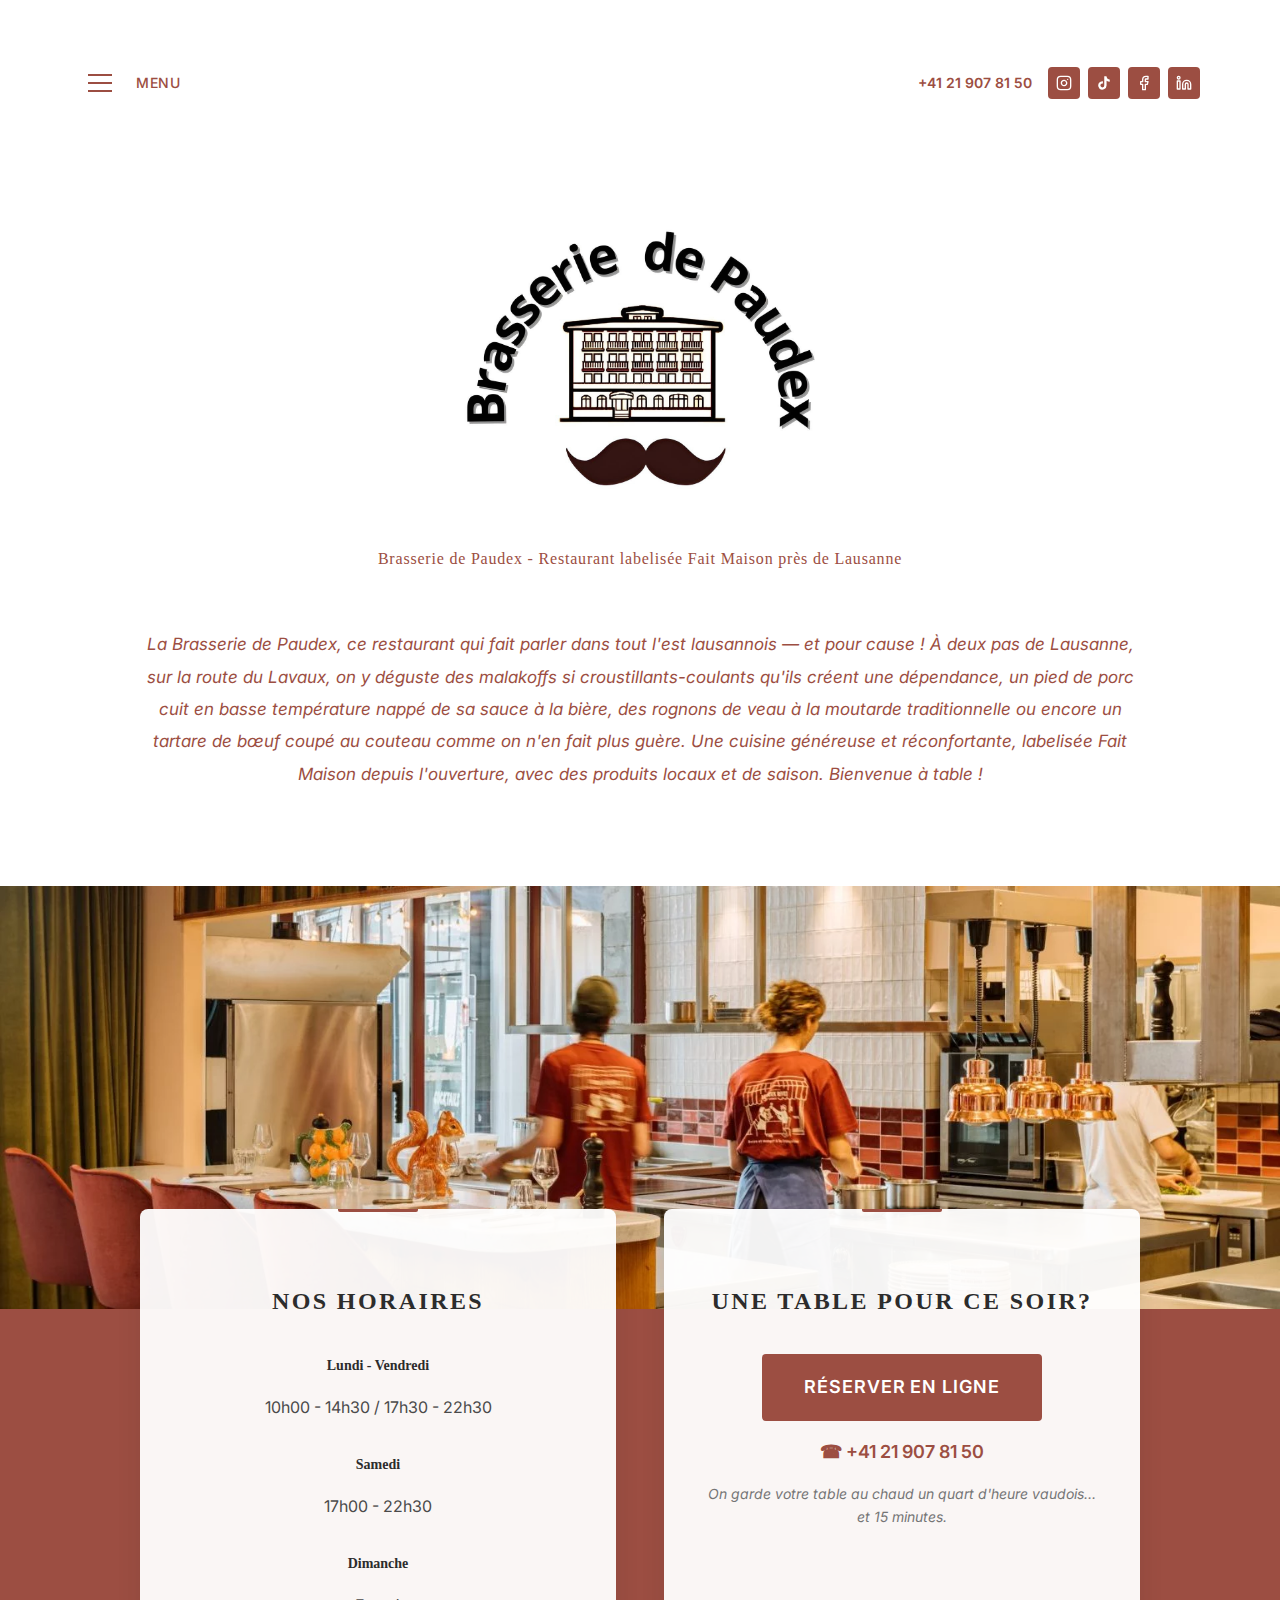
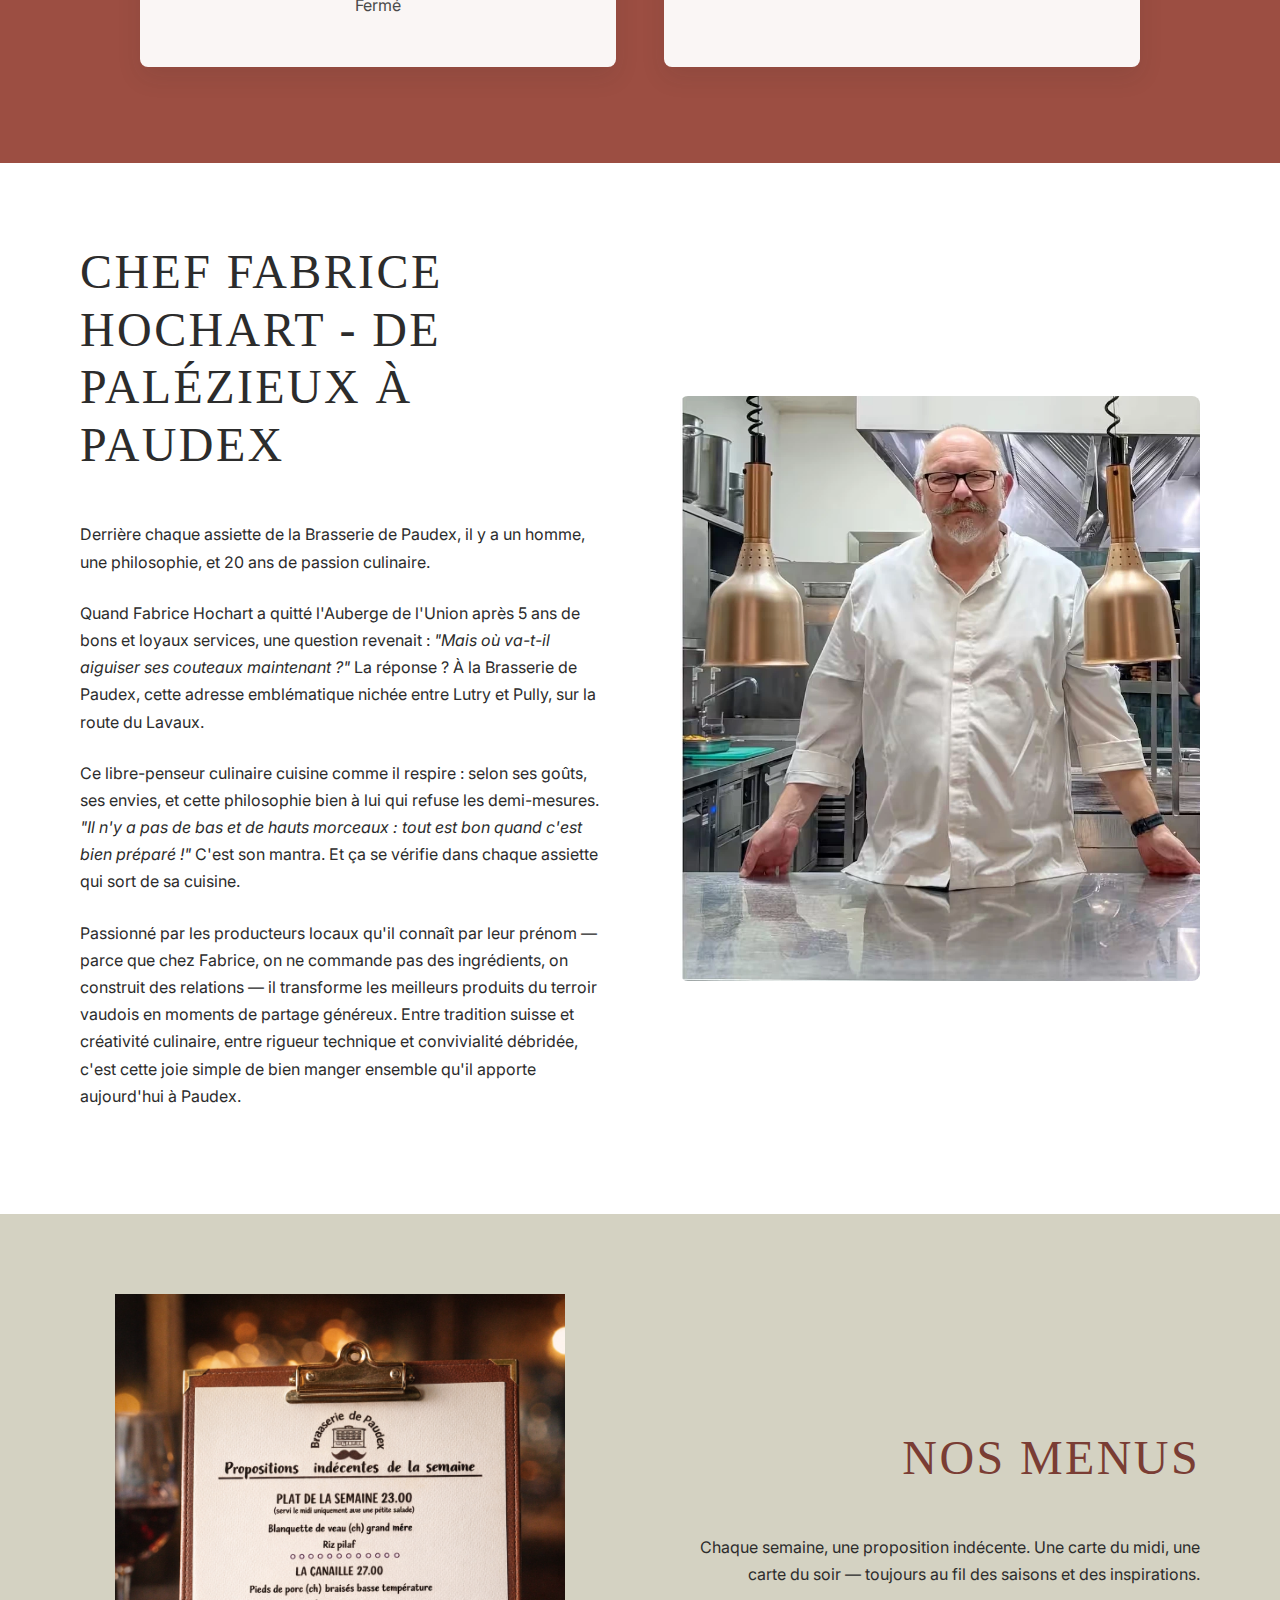
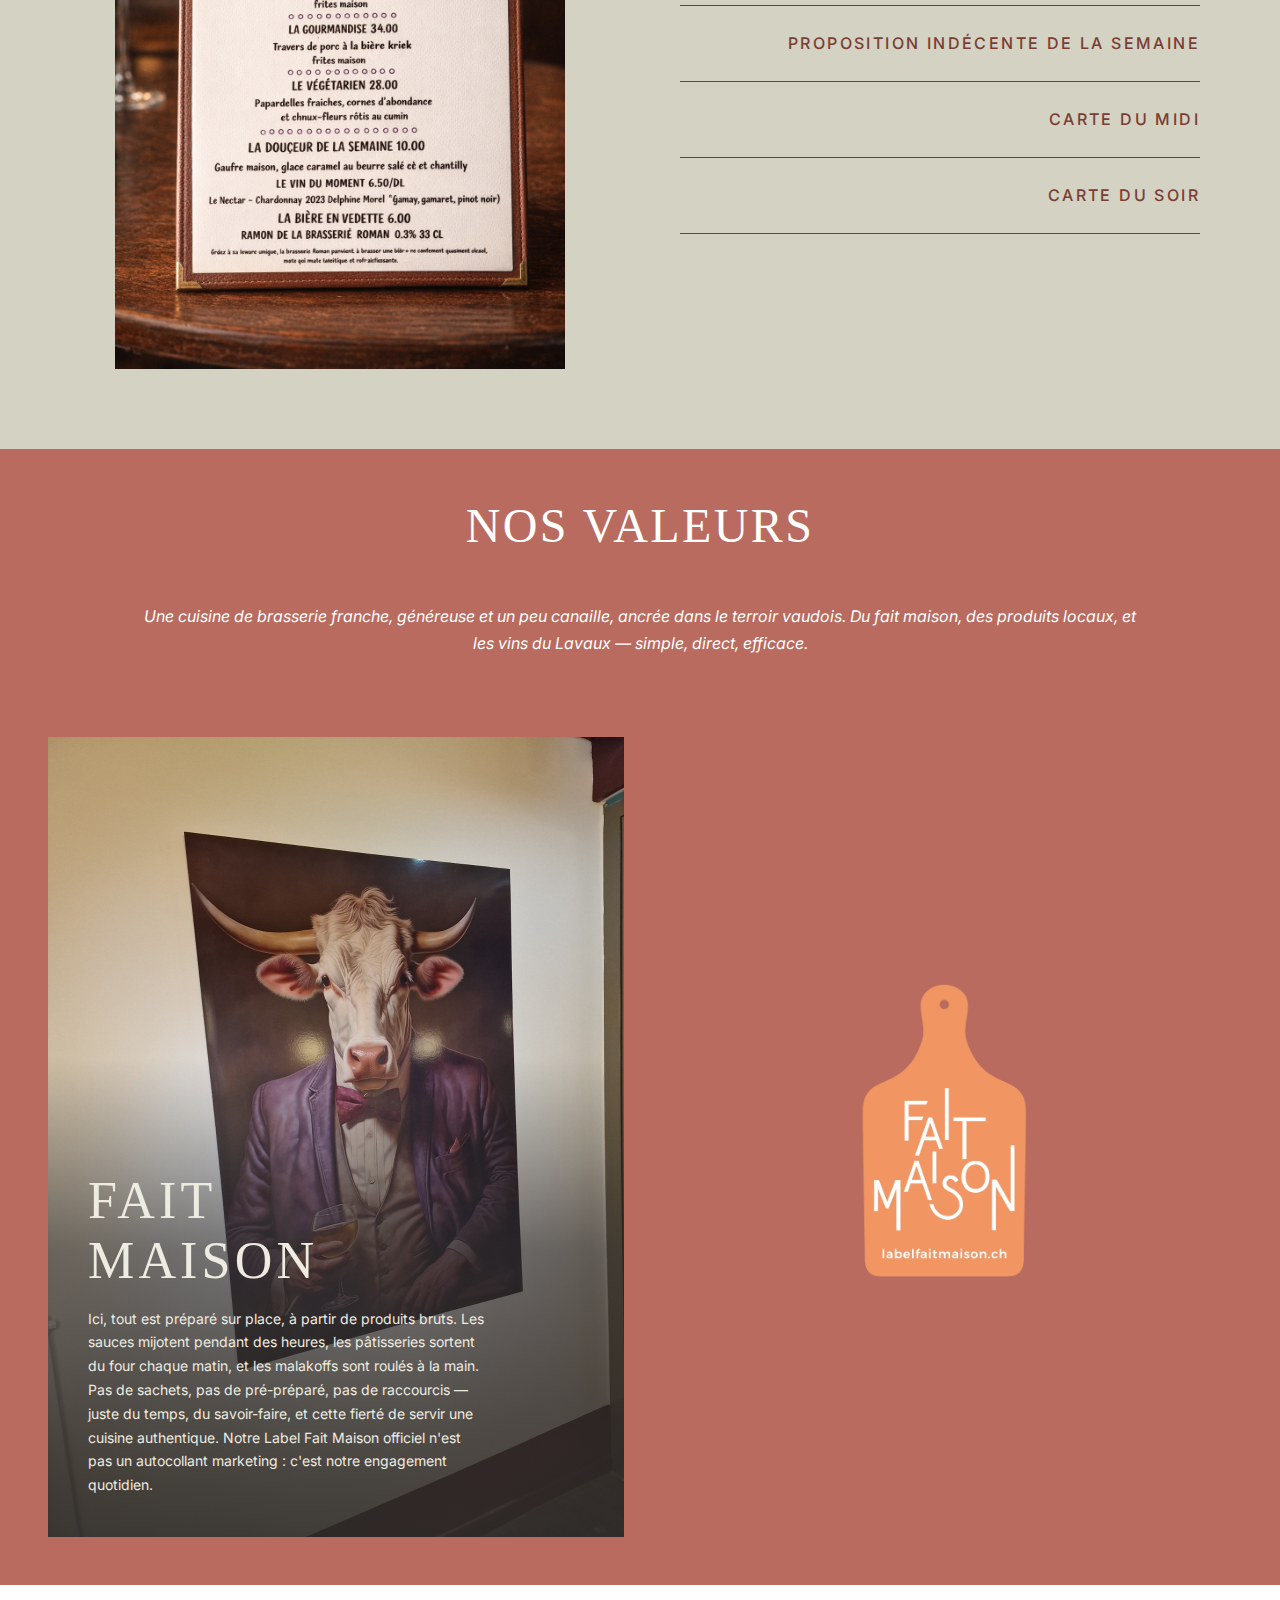
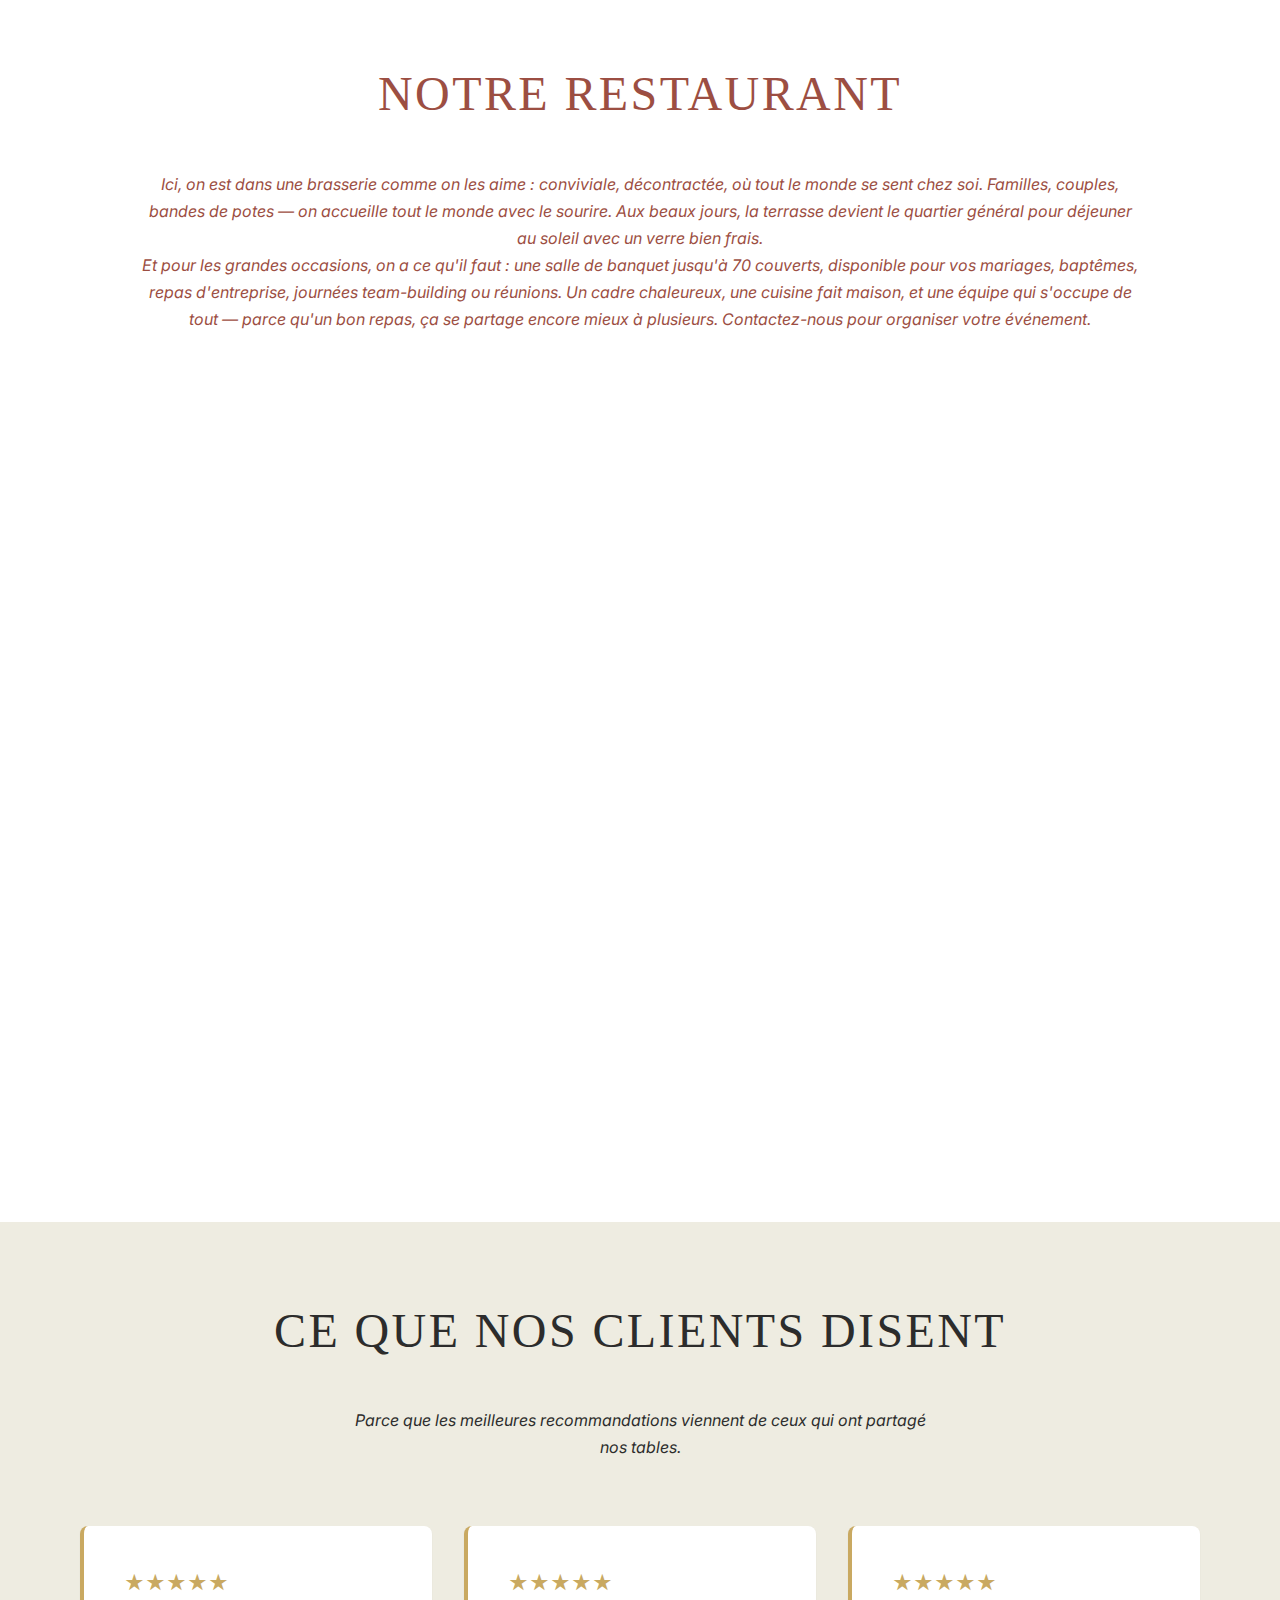
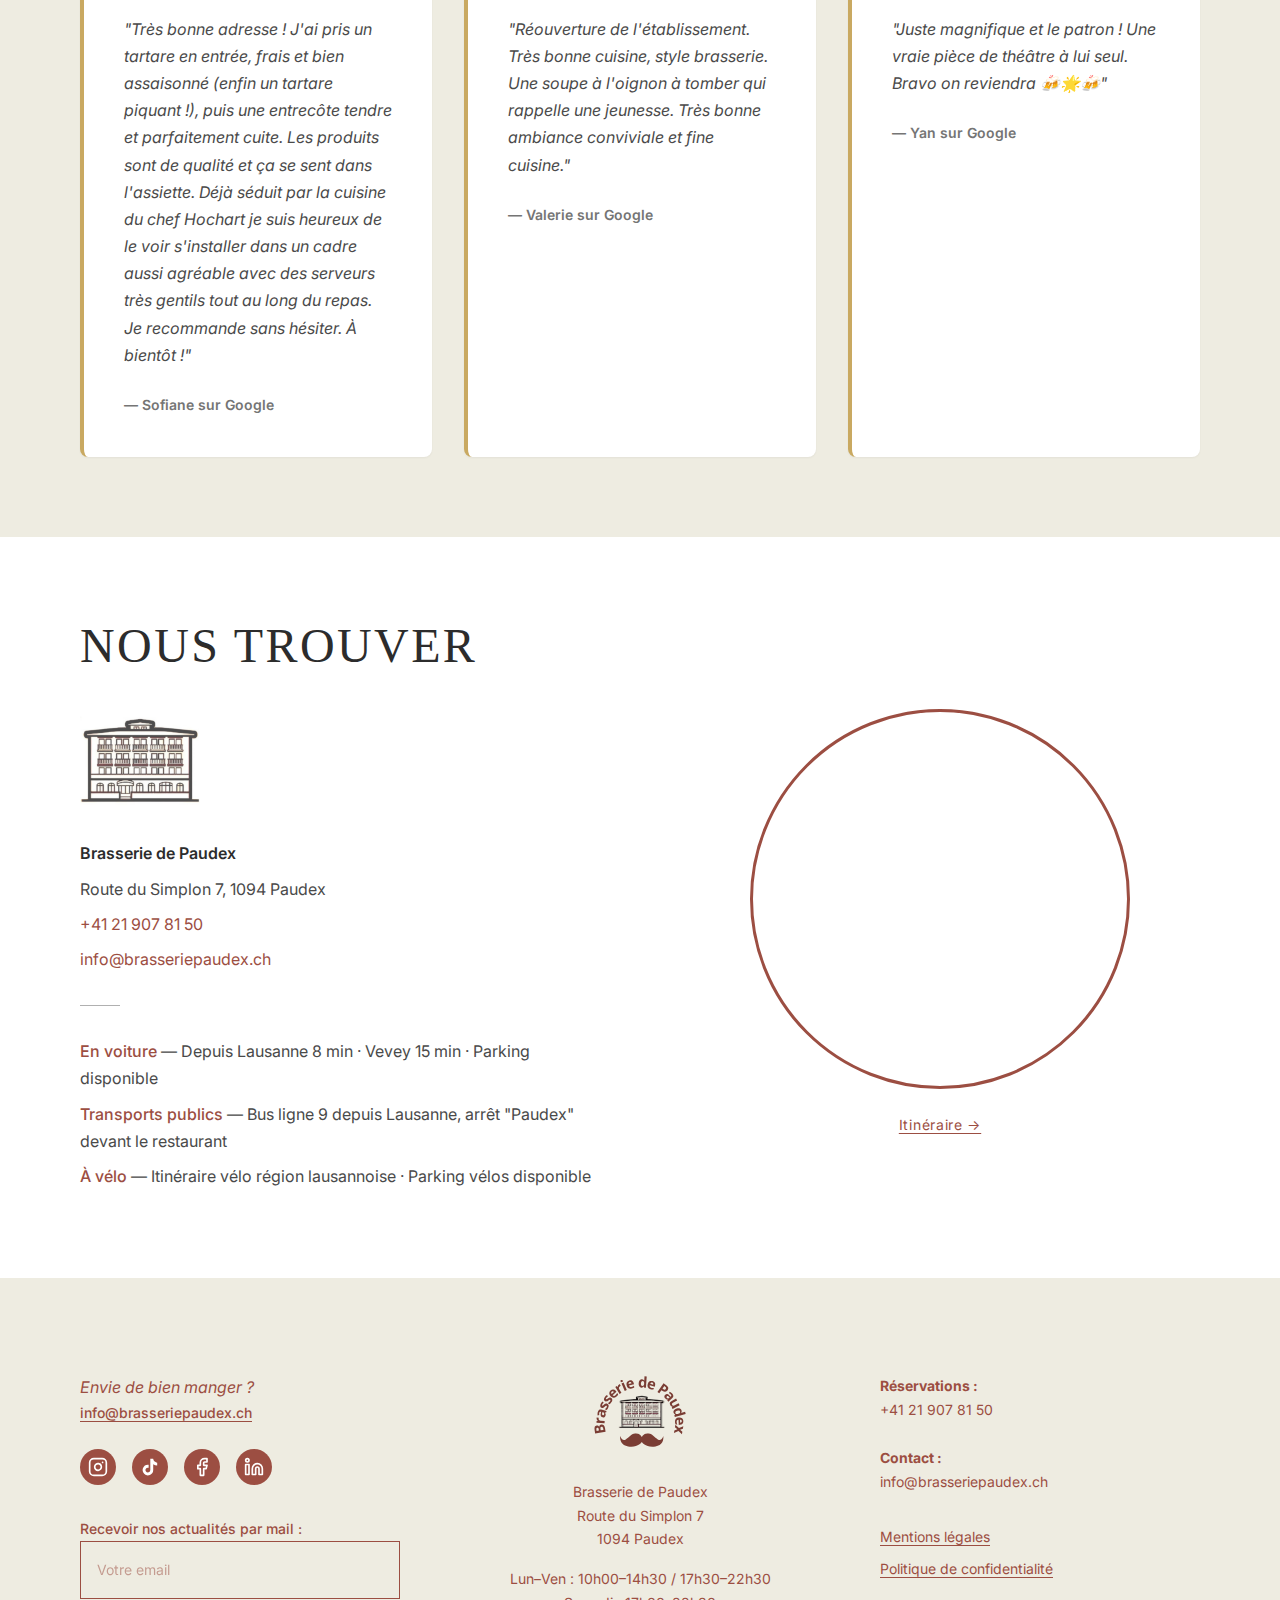
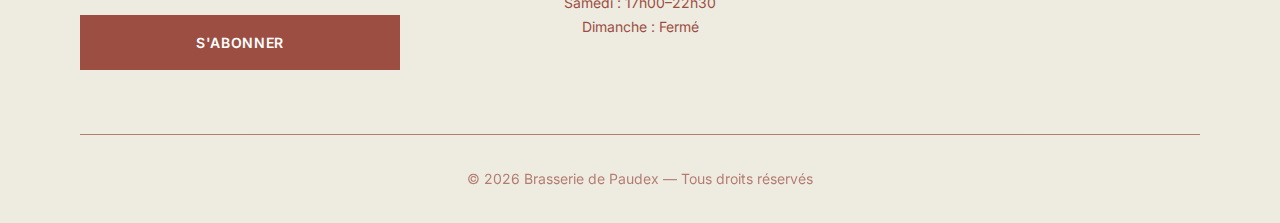
<file: index.html>
<!DOCTYPE html>
<html lang="fr">
<head>
  <meta charset="UTF-8">
  <meta name="viewport" content="width=device-width, initial-scale=1.0">

  <!-- SEO Meta Tags -->
  <title>Restaurant Fait Maison Paudex | Brasserie près Lausanne</title>
  <meta name="description" content="Restaurant labelisée Fait Maison près de Lausanne, Suisse. Cuisine de brasserie généreuse, produits locaux, vins du Lavaux. Réservez au +41 21 907 81 50">


  <!-- Open Graph / Facebook -->
  <meta property="og:type" content="website">
  <meta property="og:url" content="https://brasseriepaudex.ch/">
  <meta property="og:title" content="Restaurant Fait Maison Paudex | Brasserie près Lausanne">
  <meta property="og:description" content="Restaurant labelisée Fait Maison près de Lausanne. Cuisine de brasserie généreuse, produits locaux, vins du Lavaux.">
  <meta property="og:image" content="https://brasseriepaudex.ch/images/og-image.jpg">

  <!-- Twitter -->
  <meta property="twitter:card" content="summary_large_image">
  <meta property="twitter:url" content="https://brasseriepaudex.ch/">
  <meta property="twitter:title" content="Restaurant Fait Maison Paudex | Brasserie près Lausanne">
  <meta property="twitter:description" content="Restaurant labelisée Fait Maison près de Lausanne. Cuisine de brasserie généreuse, produits locaux, vins du Lavaux.">

  <!-- Favicon -->
  <link rel="icon" type="image/svg+xml" href="images/favicon.svg">

  <!-- Google Fonts -->
  <link rel="preconnect" href="https://fonts.googleapis.com">
  <link rel="preconnect" href="https://fonts.gstatic.com" crossorigin>
  <link href="https://fonts.googleapis.com/css2?family=Cinzel:wght@400;500;600;700&family=Inter:wght@400;500;600;700&display=swap" rel="stylesheet">

  <!-- Stylesheets -->
  <link rel="stylesheet" href="css/reset.css">
  <link rel="stylesheet" href="css/variables.css">
  <link rel="stylesheet" href="css/main.css">

  <!-- Schema.org Structured Data -->
  <script type="application/ld+json">
  {
    "@context": "https://schema.org",
    "@type": ["Restaurant", "FrenchRestaurant"],
    "name": "Brasserie de Paudex",
    "image": [
      "https://brasseriepaudex.ch/images/restaurant-interieur-01.jpg",
      "https://brasseriepaudex.ch/images/restaurant-facade.jpg"
    ],
    "@id": "https://brasseriepaudex.ch",
    "url": "https://brasseriepaudex.ch",
    "telephone": "+41219078150",
    "priceRange": "CHF 25-60",
    "address": {
      "@type": "PostalAddress",
      "streetAddress": "Route du Simplon 7",
      "addressLocality": "Paudex",
      "addressRegion": "Vaud",
      "postalCode": "1094",
      "addressCountry": "CH"
    },
    "geo": {
      "@type": "GeoCoordinates",
      "latitude": 46.5094,
      "longitude": 6.6753
    },
    "openingHoursSpecification": [
      {
        "@type": "OpeningHoursSpecification",
        "dayOfWeek": ["Monday", "Tuesday", "Wednesday", "Thursday", "Friday"],
        "opens": "10:00",
        "closes": "14:30"
      },
      {
        "@type": "OpeningHoursSpecification",
        "dayOfWeek": ["Monday", "Tuesday", "Wednesday", "Thursday", "Friday"],
        "opens": "17:30",
        "closes": "22:30"
      },
      {
        "@type": "OpeningHoursSpecification",
        "dayOfWeek": ["Saturday"],
        "opens": "17:00",
        "closes": "22:30"
      }
    ],
    "servesCuisine": ["French", "Swiss", "Brasserie"],
    "hasMenu": {
      "@type": "Menu",
      "hasMenuSection": [
        {
          "@type": "MenuSection",
          "name": "Spécialités",
          "hasMenuItem": [
            {
              "@type": "MenuItem",
              "name": "Malakoff maison",
              "description": "Fromage frit croustillant, spécialité vaudoise"
            },
            {
              "@type": "MenuItem",
              "name": "Burger B.D.P.",
              "description": "Burger maison fait avec viande suisse"
            },
            {
              "@type": "MenuItem",
              "name": "Bœuf bourguignon",
              "description": "Chaque vendredi, mijoté 6 heures"
            }
          ]
        }
      ]
    },
    "acceptsReservations": "True",
    "menu": "https://brasseriepaudex.ch/menus/carte.pdf",
    "paymentAccepted": "Cash, Credit Card, Debit Card, TWINT",
    "currenciesAccepted": "CHF",
    "sameAs": [
      "https://www.instagram.com/brasseriedepaudex/",
      "https://www.tiktok.com/@brasseriedepaudex",
      "https://www.facebook.com/people/Brasserie-de-Paudex/61584189159056/",
      "https://www.linkedin.com/in/fabrice-hochart/"
    ],
    "aggregateRating": {
      "@type": "AggregateRating",
      "ratingValue": "4.3",
      "reviewCount": "610",
      "bestRating": "5"
    }
  }
  </script>
</head>
<body>
  <!-- ====================================================================
       HEADER / NAVIGATION
       ==================================================================== -->
  <header class="header" id="header">
    <div class="container">
      <nav class="nav" aria-label="Navigation principale">
        <!-- Left: Menu Toggle -->
        <div class="nav-left">
          <button class="nav-toggle" id="nav-toggle" aria-label="Ouvrir le menu" aria-expanded="false">
            <span></span>
            <span></span>
            <span></span>
          </button>
          <span class="nav-menu-label">Menu</span>
        </div>

        <!-- Center: Logo (hidden on mobile, visible on desktop) -->
        <a href="#" class="nav-logo">
          <img src="images/brasserie_paudex_rect.png" alt="Logo Brasserie de Paudex — restaurant fait maison près de Lausanne" class="nav-logo-img">
        </a>

        <!-- Right: Phone + Social Icons -->
        <div class="nav-right">
          <a href="tel:+41219078150" class="nav-phone">+41 21 907 81 50</a>
          <a href="https://www.instagram.com/brasseriedepaudex/" class="nav-social" aria-label="Instagram" target="_blank" rel="noopener">
            <svg width="16" height="16" viewBox="0 0 24 24" fill="none" stroke="currentColor" stroke-width="2" stroke-linecap="round" stroke-linejoin="round"><rect x="2" y="2" width="20" height="20" rx="5" ry="5"></rect><path d="M16 11.37A4 4 0 1 1 12.63 8 4 4 0 0 1 16 11.37z"></path><line x1="17.5" y1="6.5" x2="17.51" y2="6.5"></line></svg>
          </a>
          <a href="https://www.tiktok.com/@brasseriedepaudex" class="nav-social" aria-label="TikTok" target="_blank" rel="noopener">
            <svg width="16" height="16" viewBox="0 0 24 24" fill="currentColor"><path d="M19.59 6.69a4.83 4.83 0 0 1-3.77-4.25V2h-3.45v13.67a2.89 2.89 0 0 1-5.2 1.74 2.89 2.89 0 0 1 2.31-4.64 2.93 2.93 0 0 1 .88.13V9.4a6.84 6.84 0 0 0-1-.05A6.33 6.33 0 0 0 5 20.1a6.34 6.34 0 0 0 10.86-4.43v-7a8.16 8.16 0 0 0 4.77 1.52v-3.4a4.85 4.85 0 0 1-1-.1z"/></svg>
          </a>
          <a href="https://www.facebook.com/people/Brasserie-de-Paudex/61584189159056/" class="nav-social" aria-label="Facebook" target="_blank" rel="noopener">
            <svg width="16" height="16" viewBox="0 0 24 24" fill="none" stroke="currentColor" stroke-width="2" stroke-linecap="round" stroke-linejoin="round"><path d="M18 2h-3a5 5 0 0 0-5 5v3H7v4h3v8h4v-8h3l1-4h-4V7a1 1 0 0 1 1-1h3z"></path></svg>
          </a>
          <a href="https://www.linkedin.com/in/fabrice-hochart/" class="nav-social" aria-label="LinkedIn" target="_blank" rel="noopener">
            <svg width="16" height="16" viewBox="0 0 24 24" fill="none" stroke="currentColor" stroke-width="2" stroke-linecap="round" stroke-linejoin="round"><path d="M16 8a6 6 0 0 1 6 6v7h-4v-7a2 2 0 0 0-2-2 2 2 0 0 0-2 2v7h-4v-7a6 6 0 0 1 6-6z"></path><rect x="2" y="9" width="4" height="12"></rect><circle cx="4" cy="4" r="2"></circle></svg>
          </a>
        </div>
      </nav>
    </div>
  </header>

  <!-- Mobile Menu Overlay -->
  <div class="mobile-menu-overlay" id="mobile-overlay"></div>

  <!-- Mobile Menu -->
  <nav class="mobile-menu" id="mobile-menu" aria-label="Menu mobile">
    <a href="#accueil" class="mobile-nav-link">Accueil</a>
    <a href="#brasserie" class="mobile-nav-link">La Brasserie</a>
    <a href="#menus" class="mobile-nav-link">Nos Menus</a>
    <a href="#reservation" class="mobile-nav-link">Réservation</a>
    <a href="#contact" class="mobile-nav-link">Contact</a>

    <a href="tel:+41219078150" class="mobile-nav-phone">☎ +41 21 907 81 50</a>
  </nav>

  <main>
    <!-- ====================================================================
         SECTION 1: HERO
         ==================================================================== -->
    <section class="hero" id="accueil">
      <div class="hero-content">
        <!-- Logo Image -->
        <img src="images/brasserie_paudex_logo.svg" alt="Logo Brasserie de Paudex — restaurant à Paudex, Route du Lavaux" class="hero-logo">

        <h1 class="hero-h1">Brasserie de Paudex - Restaurant labelisée Fait Maison près de Lausanne</h1>

        <!-- Intro text in italic -->
        <p class="hero-intro">
          La Brasserie de Paudex, ce restaurant qui fait parler dans tout l'est lausannois — et pour cause ! À deux pas de Lausanne, sur la route du Lavaux, on y déguste des malakoffs si croustillants-coulants qu'ils créent une dépendance, un pied de porc cuit en basse température nappé de sa sauce à la bière, des rognons de veau à la moutarde traditionnelle ou encore un tartare de bœuf coupé au couteau comme on n'en fait plus guère. Une <a href="#menus">cuisine généreuse et réconfortante</a>, labelisée Fait Maison depuis l'ouverture, avec des produits locaux et de saison. Bienvenue à table !
        </p>

        <!-- Hero Image -->
        <img src="images/Brasserie-Des-Deux-Rives-hero.webp" alt="Plat fait maison signature de la Brasserie de Paudex — cuisine de brasserie généreuse" class="hero-image" loading="lazy">
      </div>
    </section>

    <!-- ====================================================================
         SECTION 2: HORAIRES & RESERVATION
         ==================================================================== -->
    <section class="section horaires" id="reservation">
      <div class="container">
        <div class="horaires-grid">
          <!-- Hours Card -->
          <div class="horaires-card">
            <div class="horaires-card-line"></div>
            <div class="horaires-label">Nos Horaires</div>
            <div class="horaires-day">Lundi - Vendredi</div>
            <p class="horaires-time">10h00 - 14h30 / 17h30 - 22h30</p>
            <div class="horaires-day">Samedi</div>
            <p class="horaires-time">17h00 - 22h30</p>
            <div class="horaires-day">Dimanche</div>
            <p class="horaires-time">Fermé</p>
          </div>

          <!-- Reservation Card -->
          <div class="horaires-card">
            <div class="horaires-card-line"></div>
            <div class="horaires-label">Une table pour ce soir?</div>
            <a href="#" class="btn btn-primary btn-lg reservation-btn">Réserver en ligne</a>
            <a href="tel:+41219078150" class="reservation-phone">☎ +41 21 907 81 50</a>
            <p class="horaires-note">On garde votre table au chaud un quart d'heure vaudois… et 15 minutes.</p>
          </div>
        </div>
      </div>
    </section>

    <!-- ====================================================================
         SECTION 3: INTRODUCTION
         ==================================================================== -->
    <section class="section intro" id="brasserie">
      <div class="container">
        <div class="intro-grid">
          <div class="intro-content">
            <h2 class="section-title">Chef Fabrice Hochart - De Palézieux à Paudex</h2>

            <p class="intro-lead">Derrière chaque assiette de la Brasserie de Paudex, il y a un homme, une philosophie, et 20 ans de passion culinaire.</p>

            <p>Quand Fabrice Hochart a quitté l'Auberge de l'Union après 5 ans de bons et loyaux services, une question revenait : <em>"Mais où va-t-il aiguiser ses couteaux maintenant ?"</em> La réponse ? À la Brasserie de Paudex, cette adresse emblématique nichée entre Lutry et Pully, sur la route du Lavaux.</p>

            <p>Ce libre-penseur culinaire cuisine comme il respire : selon ses goûts, ses envies, et cette philosophie bien à lui qui refuse les demi-mesures. <em>"Il n'y a pas de bas et de hauts morceaux : tout est bon quand c'est bien préparé !"</em> C'est son mantra. Et ça se vérifie dans chaque assiette qui sort de sa cuisine.</p>

            <p>Passionné par les <a href="#producteurs">producteurs locaux</a> qu'il connaît par leur prénom — parce que chez Fabrice, on ne commande pas des ingrédients, on construit des relations — il transforme les meilleurs produits du terroir vaudois en moments de partage généreux. Entre tradition suisse et créativité culinaire, entre rigueur technique et convivialité débridée, c'est cette joie simple de bien manger ensemble qu'il apporte aujourd'hui à Paudex.</p>
          </div>

          <img src="images/fabrice-portrait.webp" alt="Chef Fabrice Hochart — patron et cuisinier de la Brasserie de Paudex à Paudex" class="intro-image" loading="lazy">
        </div>
      </div>
    </section>

    <!-- ====================================================================
         SECTION 4: NOS CARTES
         ==================================================================== -->
    <section class="section menus" id="menus">
      <div class="container">
        <div class="menus-grid">
          <!-- Left: Menu Image -->
          <div class="menus-image-wrapper">
            <img src="images/menu_img.png" alt="Carte et menus de la Brasserie de Paudex — cuisine fait maison, produits locaux" class="menus-image" loading="lazy">
          </div>

          <!-- Right: Menu List -->
          <div class="menus-content">
            <h2 class="section-title menus-title">Nos Menus</h2>
            <p class="menus-intro">Chaque semaine, une proposition indécente. Une carte du midi, une carte du soir — toujours au fil des saisons et des inspirations.</p>

            <ul class="menus-list">
              <li class="menus-list-item">
                <a href="menus/proposition_de_la_semaine.pdf" class="menus-link" target="_blank" rel="noopener">Proposition indécente de la semaine</a>
              </li>
              <li class="menus-list-item">
                <a href="menus/carte.pdf" class="menus-link" target="_blank" rel="noopener">Carte du midi</a>
              </li>
              <li class="menus-list-item">
                <a href="menus/vin.pdf" class="menus-link" target="_blank" rel="noopener">Carte du soir</a>
              </li>
            </ul>
          </div>
        </div>
      </div>
    </section>

    <!-- ====================================================================
         SECTION 5: NOS VALEURS
         ==================================================================== -->
    <section class="valeurs">
      <div class="valeurs-header">
        <h2 class="section-title valeurs-main-title">NOS VALEURS</h2>
        <p class="valeurs-intro">Une cuisine de brasserie franche, généreuse et un peu canaille, ancrée dans le terroir vaudois. Du fait maison, des produits locaux, et les vins du Lavaux — simple, direct, efficace.</p>
      </div>

      <div class="valeurs-grid">
        <!-- Left: Large vertical card -->
        <div class="valeur-card valeur-card--large" style="background-image: url('images/fait-maison.jpeg');">
          <div class="valeur-card-overlay">
            <h3 class="valeur-card-title">FAIT <br>MAISON</h3>
            <p class="valeur-card-text">Ici, tout est préparé sur place, à partir de produits bruts. Les sauces mijotent pendant des heures, les pâtisseries sortent du four chaque matin, et les malakoffs sont roulés à la main. Pas de sachets, pas de pré-préparé, pas de raccourcis — juste du temps, du savoir-faire, et cette fierté de servir une cuisine authentique. Notre Label Fait Maison officiel n'est pas un autocollant marketing : c'est notre engagement quotidien.</p>
          </div>
        </div>

        <!-- Right column: label image -->
        <div class="valeurs-right">
          <img src="images/label-fais-maison.webp" alt="Label Fait Maison — certification officielle de la Brasserie de Paudex" class="valeurs-label-img">

          <!-- Hidden cards — to use later
          <div class="valeur-card valeur-card--small" style="background-image: url('images/brasserie_paudex_interieur2.jpeg');">
            <div class="valeur-card-overlay">
              <h3 class="valeur-card-title valeur-card-title--small">PRODUITS LOCAUX</h3>
              <p class="valeur-card-text">Nos légumes viennent des maraîchers de la région, nos viandes sont suisses, et nos fromages portent l'AOP vaudoise. On connaît nos producteurs par leur prénom et on travaille au rythme des saisons. Résultat ? Des produits frais, tracés, et qui ont du goût.</p>
            </div>
          </div>

          <div class="valeur-card valeur-card--small" style="background-image: url('images/brasserie_blanc.webp');">
            <div class="valeur-card-overlay">
              <h3 class="valeur-card-title valeur-card-title--small">VINS DU LAVAUX</h3>
              <p class="valeur-card-text">Avec les vignobles du Lavaux à quelques minutes, notre cave met à l'honneur les meilleurs crus de la région. Chasselas, gamay, pinot noir — des vins qui racontent notre terroir et qui s'accordent parfaitement avec notre cuisine de brasserie. Local, savoureux, et tellement logique.</p>
            </div>
          </div>
          -->
        </div>
      </div>
    </section>

    <!-- ====================================================================
         SECTION 6: LE LIEU
         ==================================================================== -->
    <section class="section lieu" id="lieu">
      <div class="lieu-header">
        <h2 class="section-title lieu-title">Notre Restaurant</h2>
        <p class="lieu-intro">Ici, on est dans une brasserie comme on les aime : conviviale, décontractée, où tout le monde se sent chez soi. Familles, couples, bandes de potes — on accueille tout le monde avec le sourire. Aux beaux jours, la terrasse devient le quartier général pour déjeuner au soleil avec un verre bien frais.</p>
        <p class="lieu-intro">Et pour les grandes occasions, on a ce qu'il faut : une salle de banquet jusqu'à 70 couverts, disponible pour vos mariages, baptêmes, repas d'entreprise, journées team-building ou réunions. Un cadre chaleureux, une cuisine fait maison, et une équipe qui s'occupe de tout — parce qu'un bon repas, ça se partage encore mieux à plusieurs. <a href="#reservation">Contactez-nous</a> pour organiser votre événement.</p>
      </div>

      <!-- Photo Gallery - Masonry Layout -->
      <div class="container">
        <div class="lieu-gallery">
          <div class="lieu-gallery-item lieu-gallery-item--tall">
            <img src="images/brasserie_paudex_interieur.jpeg" alt="Intérieur de la Brasserie de Paudex — salle principale du restaurant" loading="lazy">
          </div>
          <div class="lieu-gallery-item">
            <img src="images/brasserie_paudex_interieur2.jpeg" alt="Décoration murale et ambiance bistrot à la Brasserie de Paudex" loading="lazy">
          </div>
          <div class="lieu-gallery-item">
            <img src="images/brasserie_paudex_interieur3.jpeg" alt="Banquettes et tables de la Brasserie de Paudex, Route du Simplon, Paudex" loading="lazy">
          </div>
          <div class="lieu-gallery-item">
            <img src="images/brasserie_paudex_interieur4.jpeg" alt="Bar moderne — Brasserie de Paudex entre Lutry et Pully" loading="lazy">
          </div>
          <div class="lieu-gallery-item lieu-gallery-item--wide">
            <img src="images/brasserie_paudex_interieur5.jpeg" alt="Vue d'ensemble du restaurant Brasserie de Paudex à Lavaux" loading="lazy">
          </div>
        </div>
      </div>
    </section>

    <!-- ====================================================================
         SECTION 7: VINS & PRODUCTEURS — hidden, to use later
         ====================================================================
    <section class="section producteurs" id="producteurs">
      <div class="container">
        <h2 class="section-title text-center">Nos Vins & Producteurs de la Région</h2>
        <p class="producteurs-intro">À la Brasserie de Paudex, on travaille en direct avec les vignerons et producteurs de la région. Des artisans passionnés qui partagent notre vision : du goût, de la qualité, et cette fierté de défendre ce qui se fait de mieux autour de nous. Des maraîchers aux éleveurs, en passant par les fromagers et les vignerons du Lavaux, chacun apporte son savoir-faire pour que vos assiettes racontent l'histoire du terroir vaudois. Transparence et qualité sont nos maîtres-mots.</p>

        <div class="producteurs-grid">
          <div class="producteurs-column">
            <h3>Vignerons de Lavaux</h3>
            <ul class="producteurs-list">
              <li><a href="https://croix-duplex.ch" target="_blank" rel="noopener">Domaine Croix Duplex</a> — Epesses</li>
              <li><a href="https://massy-vins.ch" target="_blank" rel="noopener">Cave Luc Massy</a> — Villette</li>
              <li>Domaine Antoine Bovard — Cully</li>
              <li><a href="https://cavedebonvillars.ch" target="_blank" rel="noopener">Cave des Viticulteurs de Bonvillars</a> — Bonvillars</li>
              <li><a href="https://www.domainebovard.com" target="_blank" rel="noopener">Domaine Louis Bovard</a> — Lutry</li>
            </ul>
          </div>

          <div class="producteurs-column">
            <h3>Producteurs Locaux</h3>

            <p class="producteurs-category">Viandes & Charcuterie</p>
            <ul class="producteurs-list">
              <li>Boucherie Mövenpick — Lausanne</li>
              <li>Salaisons d'Yvorne — Yvorne</li>
            </ul>

            <p class="producteurs-category">Légumes & Maraîchage</p>
            <ul class="producteurs-list">
              <li>Jardin des Monts — Palézieux</li>
              <li>Maraîchage du Jorat — Jorat</li>
            </ul>

            <p class="producteurs-category">Boulangerie</p>
            <ul class="producteurs-list">
              <li>Amandine Boulangerie — Pain artisanal</li>
            </ul>

            <p class="producteurs-category">Fromages</p>
            <ul class="producteurs-list">
              <li><a href="https://www.lamaisondugruyere.ch" target="_blank" rel="noopener">Fromagerie de Gruyères</a> — Gruyères</li>
              <li>Laiterie de Moudon — Moudon</li>
            </ul>

            <p class="producteurs-category">Poissons</p>
            <ul class="producteurs-list">
              <li>Pêcheurs du lac Léman</li>
            </ul>
          </div>
        </div>
      </div>
    </section>
    -->

    <!-- ====================================================================
         SECTION 8: AVIS CLIENTS
         ==================================================================== -->
    <section class="section avis" id="avis">
      <div class="container">
        <h2 class="section-title text-center">Ce que nos clients disent</h2>
        <p class="avis-intro">Parce que les meilleures recommandations viennent de ceux qui ont partagé nos tables.</p>

        <div class="grid-3">
          <!-- Testimonial 1 -->
          <div class="testimonial-card">
            <div class="testimonial-stars">★★★★★</div>
            <p class="testimonial-quote">"Très bonne adresse ! J'ai pris un tartare en entrée, frais et bien assaisonné (enfin un tartare piquant !), puis une entrecôte tendre et parfaitement cuite. Les produits sont de qualité et ça se sent dans l'assiette. Déjà séduit par la cuisine du chef Hochart je suis heureux de le voir s'installer dans un cadre aussi agréable avec des serveurs très gentils tout au long du repas. Je recommande sans hésiter. À bientôt !"</p>
            <p class="testimonial-author">— Sofiane sur Google</p>
          </div>

          <!-- Testimonial 2 -->
          <div class="testimonial-card">
            <div class="testimonial-stars">★★★★★</div>
            <p class="testimonial-quote">"Réouverture de l'établissement. Très bonne cuisine, style brasserie. Une soupe à l'oignon à tomber qui rappelle une jeunesse. Très bonne ambiance conviviale et fine cuisine."</p>
            <p class="testimonial-author">— Valerie sur Google</p>
          </div>

          <!-- Testimonial 3 -->
          <div class="testimonial-card">
            <div class="testimonial-stars">★★★★★</div>
            <p class="testimonial-quote">"Juste magnifique et le patron ! Une vraie pièce de théâtre à lui seul. Bravo on reviendra 🍻🌟🍻"</p>
            <p class="testimonial-author">— Yan sur Google</p>
          </div>
        </div>
<!--
        <div class="text-center">
          <a href="#" class="avis-link" target="_blank" rel="noopener">
            Lire tous les avis sur Google (4.8★ • 127 avis) →
          </a>
        </div>
      -->
      </div>
    </section>

    <!-- ====================================================================
         SECTION 9: NOUS TROUVER
         ==================================================================== -->
    <section class="section trouver" id="trouver">
      <div class="container">
        <div class="trouver-grid">
          <!-- Left: All info -->
          <div class="trouver-info">
            <h2 class="section-title">Nous Trouver</h2>
            <img src="images/Brasserie_de_Paudex_illustration.png" alt="Illustration de la façade de la Brasserie de Paudex, restaurant à Paudex près de Lausanne" class="trouver-illustration">

            <p><strong>Brasserie de Paudex</strong></p>
            <p>Route du Simplon 7, 1094 Paudex</p>
            <p><a href="tel:+41219078150">+41 21 907 81 50</a></p>
            <p><a href="mailto:info@brasseriepaudex.ch">info@brasseriepaudex.ch</a></p>

            <div class="trouver-separator"></div>

            <p><span class="trouver-label">En voiture</span> — Depuis Lausanne 8 min · Vevey 15 min · Parking disponible</p>
            <p><span class="trouver-label">Transports publics</span> — Bus ligne 9 depuis Lausanne, arrêt "Paudex" devant le restaurant</p>
            <p><span class="trouver-label">À vélo</span> — Itinéraire vélo région lausannoise · Parking vélos disponible</p>
          </div>

          <!-- Right: Circular Google Map -->
          <div class="trouver-map-wrapper">
            <div class="trouver-map-circle">
              <iframe
                src="https://www.google.com/maps/embed?pb=!1m18!1m12!1m3!1d2747.5!2d6.6553!3d46.5094!2m3!1f0!2f0!3f0!3m2!1i1024!2i768!4f13.1!3m3!1m2!1s0x478c2e4a1b0b0001%3A0x0!2sBrasserie+de+Paudex!5e0!3m2!1sfr!2sch!4v1700000000000!5m2!1sfr!2sch"
                width="100%"
                height="100%"
                style="border:0;"
                allowfullscreen=""
                loading="lazy"
                referrerpolicy="no-referrer-when-downgrade"
                title="Brasserie de Paudex sur Google Maps">
              </iframe>
            </div>
            <a href="https://www.google.com/maps/dir//Route+du+Simplon+7,+1094+Paudex,+Suisse" class="trouver-directions-btn" target="_blank" rel="noopener">Itinéraire →</a>
          </div>
        </div>
      </div>
    </section>

  </main>

  <!-- ====================================================================
       FOOTER (merged with contact/newsletter)
       ==================================================================== -->
  <footer class="footer" id="contact">
    <div class="container">
      <div class="footer-grid">
        <!-- Column 1: Contact + Social + Newsletter -->
        <div class="footer-column">
          <p class="footer-tagline">Envie de bien manger ?</p>
          <a href="mailto:info@brasseriepaudex.ch" class="footer-email">info@brasseriepaudex.ch</a>

          <div class="footer-social">
            <a href="https://www.instagram.com/brasseriedepaudex/" aria-label="Instagram" target="_blank" rel="noopener">
              <svg width="20" height="20" viewBox="0 0 24 24" fill="none" stroke="currentColor" stroke-width="2" stroke-linecap="round" stroke-linejoin="round"><rect x="2" y="2" width="20" height="20" rx="5" ry="5"></rect><path d="M16 11.37A4 4 0 1 1 12.63 8 4 4 0 0 1 16 11.37z"></path><line x1="17.5" y1="6.5" x2="17.51" y2="6.5"></line></svg>
            </a>
            <a href="https://www.tiktok.com/@brasseriedepaudex" aria-label="TikTok" target="_blank" rel="noopener">
              <svg width="20" height="20" viewBox="0 0 24 24" fill="currentColor"><path d="M19.59 6.69a4.83 4.83 0 0 1-3.77-4.25V2h-3.45v13.67a2.89 2.89 0 0 1-5.2 1.74 2.89 2.89 0 0 1 2.31-4.64 2.93 2.93 0 0 1 .88.13V9.4a6.84 6.84 0 0 0-1-.05A6.33 6.33 0 0 0 5 20.1a6.34 6.34 0 0 0 10.86-4.43v-7a8.16 8.16 0 0 0 4.77 1.52v-3.4a4.85 4.85 0 0 1-1-.1z"/></svg>
            </a>
            <a href="https://www.facebook.com/people/Brasserie-de-Paudex/61584189159056/" aria-label="Facebook" target="_blank" rel="noopener">
              <svg width="20" height="20" viewBox="0 0 24 24" fill="none" stroke="currentColor" stroke-width="2" stroke-linecap="round" stroke-linejoin="round"><path d="M18 2h-3a5 5 0 0 0-5 5v3H7v4h3v8h4v-8h3l1-4h-4V7a1 1 0 0 1 1-1h3z"></path></svg>
            </a>
            <a href="https://www.linkedin.com/in/fabrice-hochart/" aria-label="LinkedIn" target="_blank" rel="noopener">
              <svg width="20" height="20" viewBox="0 0 24 24" fill="none" stroke="currentColor" stroke-width="2" stroke-linecap="round" stroke-linejoin="round"><path d="M16 8a6 6 0 0 1 6 6v7h-4v-7a2 2 0 0 0-2-2 2 2 0 0 0-2 2v7h-4v-7a6 6 0 0 1 6-6z"></path><rect x="2" y="9" width="4" height="12"></rect><circle cx="4" cy="4" r="2"></circle></svg>
            </a>
          </div>

          <p class="footer-newsletter-label">Recevoir nos actualités par mail :</p>
          <form class="footer-newsletter" action="#" method="POST">
            <input type="email" class="footer-newsletter-input" placeholder="Votre email" required aria-label="Adresse email pour newsletter">
            <button type="submit" class="footer-newsletter-btn">S'abonner</button>
          </form>
        </div>

        <!-- Column 2: Logo + Info -->
        <div class="footer-column footer-column--center">
          <img src="images/logo-brasseriepaudex-brown.svg" alt="Logo Brasserie de Paudex" class="footer-logo">
          <p>Brasserie de Paudex</p>
          <p>Route du Simplon 7</p>
          <p>1094 Paudex</p>
          <p class="footer-spacer"></p>
          <p>Lun–Ven : 10h00–14h30 / 17h30–22h30</p>
          <p>Samedi : 17h00–22h30</p>
          <p>Dimanche : Fermé</p>
        </div>

        <!-- Column 4: Contact + Legal -->
        <div class="footer-column">
          <p class="footer-label">Réservations :</p>
          <a href="tel:+41219078150" class="footer-contact-link">+41 21 907 81 50</a>

          <p class="footer-label">Contact :</p>
          <a href="mailto:info@brasseriepaudex.ch" class="footer-contact-link">info@brasseriepaudex.ch</a>

          <div class="footer-legal">
            <a href="mentions-legales.html">Mentions légales</a>
            <a href="politique-de-confidentialite.html">Politique de confidentialité</a>
          </div>
        </div>
      </div>

      <div class="footer-bottom">
        <p>© 2026 Brasserie de Paudex — Tous droits réservés</p>
      </div>
    </div>
  </footer>

  <!-- JavaScript -->
  <script src="js/main.js"></script>
</body>
</html>
</file>
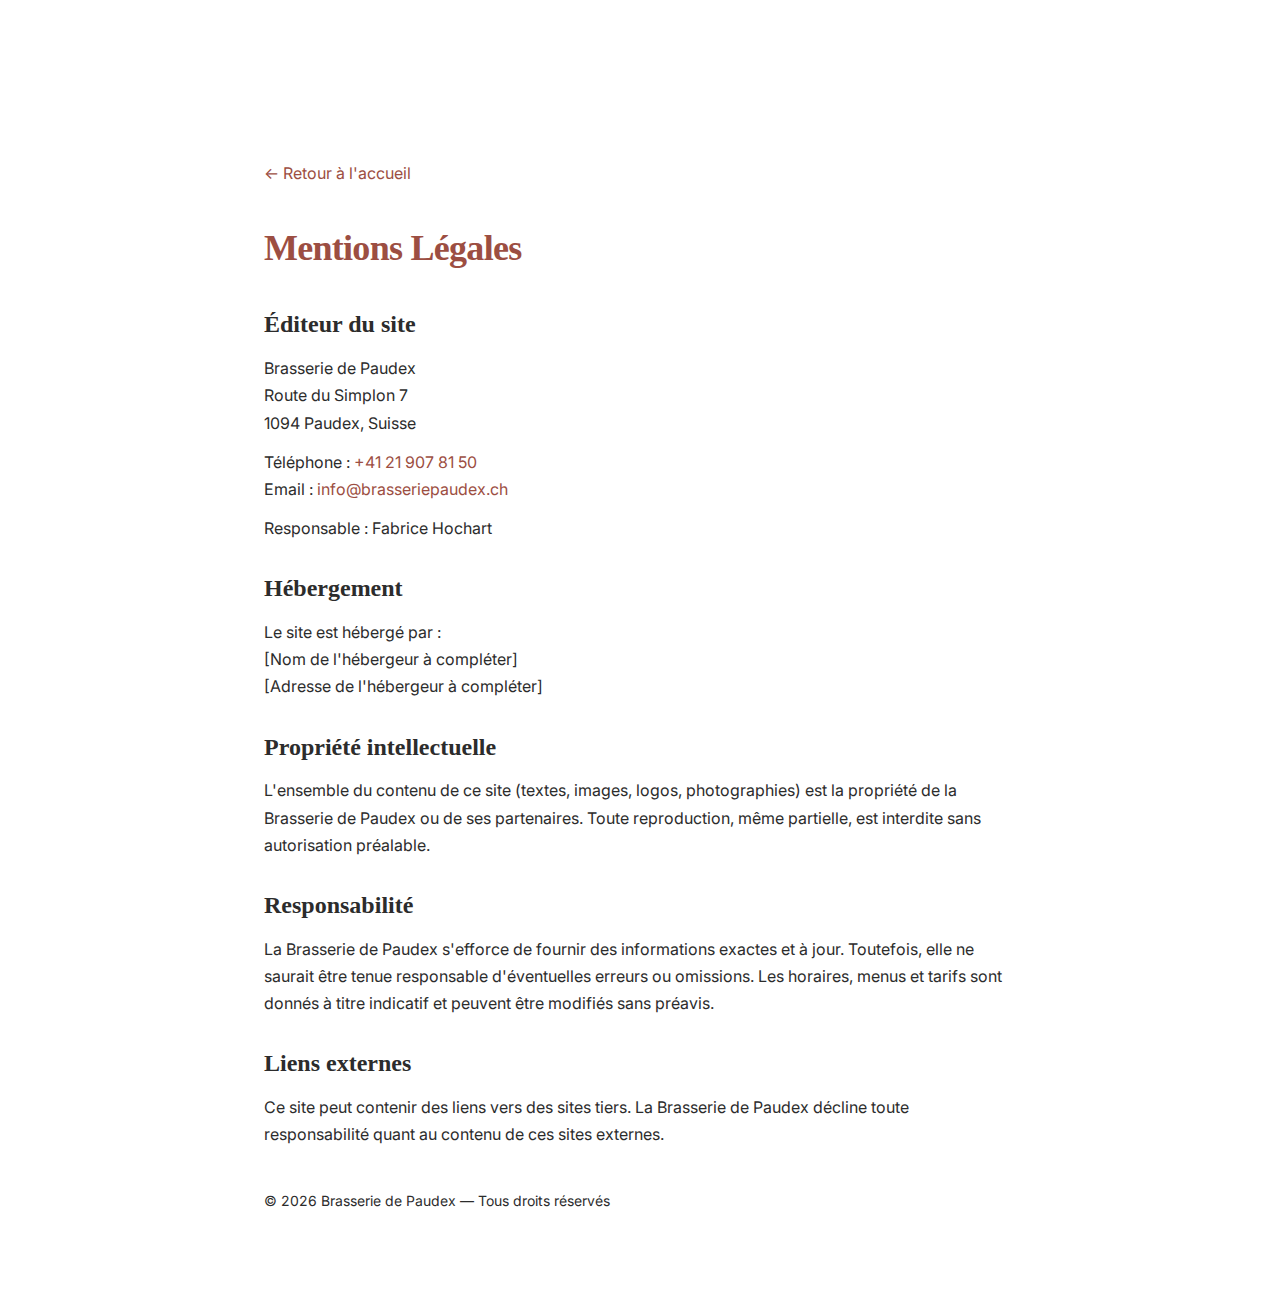
<file: mentions-legales.html>
<!DOCTYPE html>
<html lang="fr">
<head>
  <!-- Google Analytics -->
  <script async src="https://www.googletagmanager.com/gtag/js?id=G-78NQV7WPT8"></script>
  <script>
    window.dataLayer = window.dataLayer || [];
    function gtag(){dataLayer.push(arguments);}
    gtag('js', new Date());
    gtag('config', 'G-78NQV7WPT8');
  </script>

  <meta charset="UTF-8">
  <meta name="viewport" content="width=device-width, initial-scale=1.0">
  <title>Mentions Légales — Brasserie de Paudex</title>
  <meta name="robots" content="noindex, nofollow">
  <link rel="stylesheet" href="css/reset.css">
  <link rel="stylesheet" href="css/variables.css">
  <link rel="stylesheet" href="css/main.css">
  <link rel="preconnect" href="https://fonts.googleapis.com">
  <link rel="preconnect" href="https://fonts.gstatic.com" crossorigin>
  <link href="https://fonts.googleapis.com/css2?family=Cinzel:wght@400;500;600;700&family=Inter:wght@400;500;600;700&display=swap" rel="stylesheet">
  <style>
    .legal-page { max-width: 800px; margin: 0 auto; padding: 160px 24px 80px; }
    .legal-page h1 { font-family: var(--font-heading); font-size: var(--text-h2); color: var(--color-primary); margin-bottom: 40px; }
    .legal-page h2 { font-family: var(--font-heading); font-size: var(--text-h3); color: var(--color-text); margin: 32px 0 16px; }
    .legal-page p { font-family: var(--font-body); font-size: var(--text-body); line-height: 1.7; color: var(--color-text); margin-bottom: 12px; }
    .legal-page a { color: var(--color-primary); }
    .legal-back { display: inline-block; margin-bottom: 40px; font-family: var(--font-body); color: var(--color-primary); text-decoration: none; }
    .legal-back:hover { text-decoration: underline; }
  </style>
</head>
<body style="background-color: var(--color-bg);">
  <div class="legal-page">
    <a href="/" class="legal-back">&larr; Retour à l'accueil</a>

    <h1>Mentions Légales</h1>

    <h2>Éditeur du site</h2>
    <p>Brasserie de Paudex<br>
    Route du Simplon 7<br>
    1094 Paudex, Suisse</p>
    <p>Téléphone : <a href="tel:+41219078150">+41 21 907 81 50</a><br>
    Email : <a href="mailto:info@brasseriepaudex.ch">info@brasseriepaudex.ch</a></p>
    <p>Responsable : Fabrice Hochart</p>

    <h2>Hébergement</h2>
    <p>Le site est hébergé par :<br>
    [Nom de l'hébergeur à compléter]<br>
    [Adresse de l'hébergeur à compléter]</p>

    <h2>Propriété intellectuelle</h2>
    <p>L'ensemble du contenu de ce site (textes, images, logos, photographies) est la propriété de la Brasserie de Paudex ou de ses partenaires. Toute reproduction, même partielle, est interdite sans autorisation préalable.</p>

    <h2>Responsabilité</h2>
    <p>La Brasserie de Paudex s'efforce de fournir des informations exactes et à jour. Toutefois, elle ne saurait être tenue responsable d'éventuelles erreurs ou omissions. Les horaires, menus et tarifs sont donnés à titre indicatif et peuvent être modifiés sans préavis.</p>

    <h2>Liens externes</h2>
    <p>Ce site peut contenir des liens vers des sites tiers. La Brasserie de Paudex décline toute responsabilité quant au contenu de ces sites externes.</p>

    <p style="margin-top: 40px; color: var(--color-text-light); font-size: 14px;">&copy; 2026 Brasserie de Paudex — Tous droits réservés</p>
  </div>
</body>
</html>
</file>
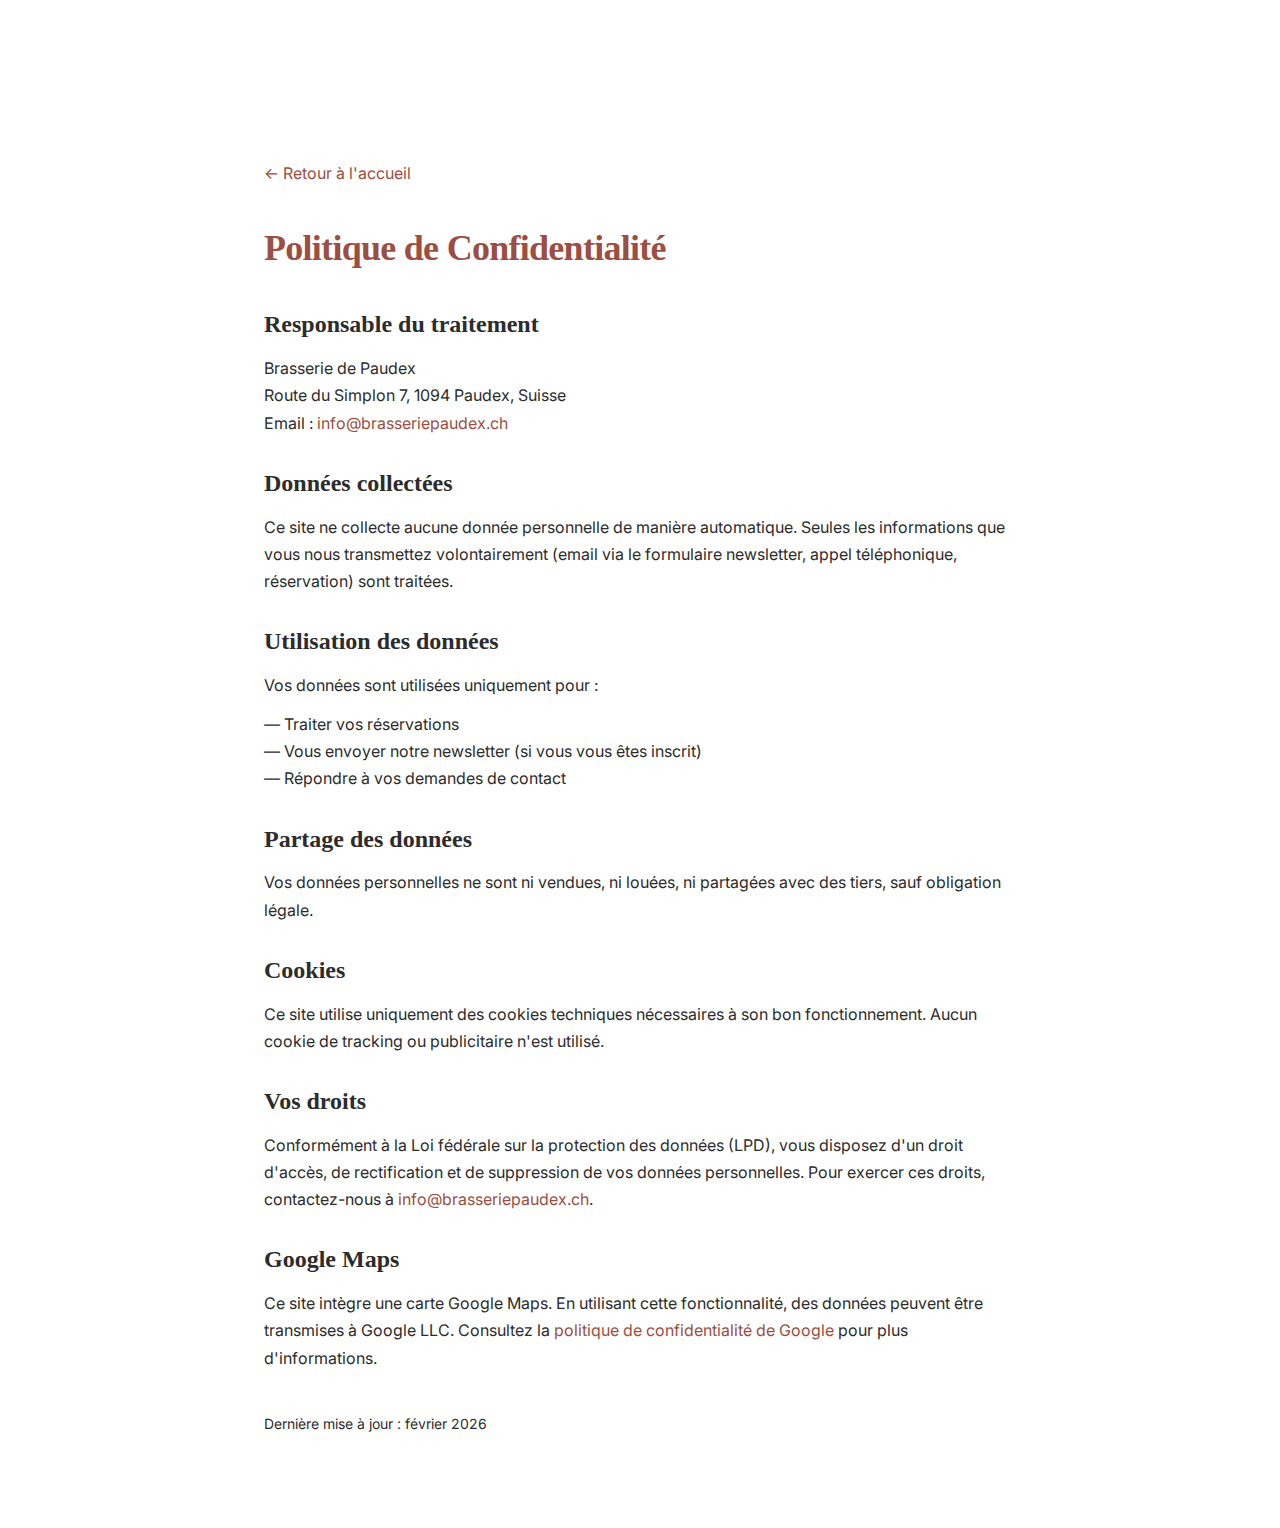
<file: politique-de-confidentialite.html>
<!DOCTYPE html>
<html lang="fr">
<head>
  <!-- Google Analytics -->
  <script async src="https://www.googletagmanager.com/gtag/js?id=G-78NQV7WPT8"></script>
  <script>
    window.dataLayer = window.dataLayer || [];
    function gtag(){dataLayer.push(arguments);}
    gtag('js', new Date());
    gtag('config', 'G-78NQV7WPT8');
  </script>

  <meta charset="UTF-8">
  <meta name="viewport" content="width=device-width, initial-scale=1.0">
  <title>Politique de Confidentialité — Brasserie de Paudex</title>
  <meta name="robots" content="noindex, nofollow">
  <link rel="stylesheet" href="css/reset.css">
  <link rel="stylesheet" href="css/variables.css">
  <link rel="stylesheet" href="css/main.css">
  <link rel="preconnect" href="https://fonts.googleapis.com">
  <link rel="preconnect" href="https://fonts.gstatic.com" crossorigin>
  <link href="https://fonts.googleapis.com/css2?family=Cinzel:wght@400;500;600;700&family=Inter:wght@400;500;600;700&display=swap" rel="stylesheet">
  <style>
    .legal-page { max-width: 800px; margin: 0 auto; padding: 160px 24px 80px; }
    .legal-page h1 { font-family: var(--font-heading); font-size: var(--text-h2); color: var(--color-primary); margin-bottom: 40px; }
    .legal-page h2 { font-family: var(--font-heading); font-size: var(--text-h3); color: var(--color-text); margin: 32px 0 16px; }
    .legal-page p { font-family: var(--font-body); font-size: var(--text-body); line-height: 1.7; color: var(--color-text); margin-bottom: 12px; }
    .legal-page a { color: var(--color-primary); }
    .legal-back { display: inline-block; margin-bottom: 40px; font-family: var(--font-body); color: var(--color-primary); text-decoration: none; }
    .legal-back:hover { text-decoration: underline; }
  </style>
</head>
<body style="background-color: var(--color-bg);">
  <div class="legal-page">
    <a href="/" class="legal-back">&larr; Retour à l'accueil</a>

    <h1>Politique de Confidentialité</h1>

    <h2>Responsable du traitement</h2>
    <p>Brasserie de Paudex<br>
    Route du Simplon 7, 1094 Paudex, Suisse<br>
    Email : <a href="mailto:info@brasseriepaudex.ch">info@brasseriepaudex.ch</a></p>

    <h2>Données collectées</h2>
    <p>Ce site ne collecte aucune donnée personnelle de manière automatique. Seules les informations que vous nous transmettez volontairement (email via le formulaire newsletter, appel téléphonique, réservation) sont traitées.</p>

    <h2>Utilisation des données</h2>
    <p>Vos données sont utilisées uniquement pour :</p>
    <p>— Traiter vos réservations<br>
    — Vous envoyer notre newsletter (si vous vous êtes inscrit)<br>
    — Répondre à vos demandes de contact</p>

    <h2>Partage des données</h2>
    <p>Vos données personnelles ne sont ni vendues, ni louées, ni partagées avec des tiers, sauf obligation légale.</p>

    <h2>Cookies</h2>
    <p>Ce site utilise uniquement des cookies techniques nécessaires à son bon fonctionnement. Aucun cookie de tracking ou publicitaire n'est utilisé.</p>

    <h2>Vos droits</h2>
    <p>Conformément à la Loi fédérale sur la protection des données (LPD), vous disposez d'un droit d'accès, de rectification et de suppression de vos données personnelles. Pour exercer ces droits, contactez-nous à <a href="mailto:info@brasseriepaudex.ch">info@brasseriepaudex.ch</a>.</p>

    <h2>Google Maps</h2>
    <p>Ce site intègre une carte Google Maps. En utilisant cette fonctionnalité, des données peuvent être transmises à Google LLC. Consultez la <a href="https://policies.google.com/privacy" target="_blank" rel="noopener">politique de confidentialité de Google</a> pour plus d'informations.</p>

    <p style="margin-top: 40px; color: var(--color-text-light); font-size: 14px;">Dernière mise à jour : février 2026</p>
  </div>
</body>
</html>
</file>
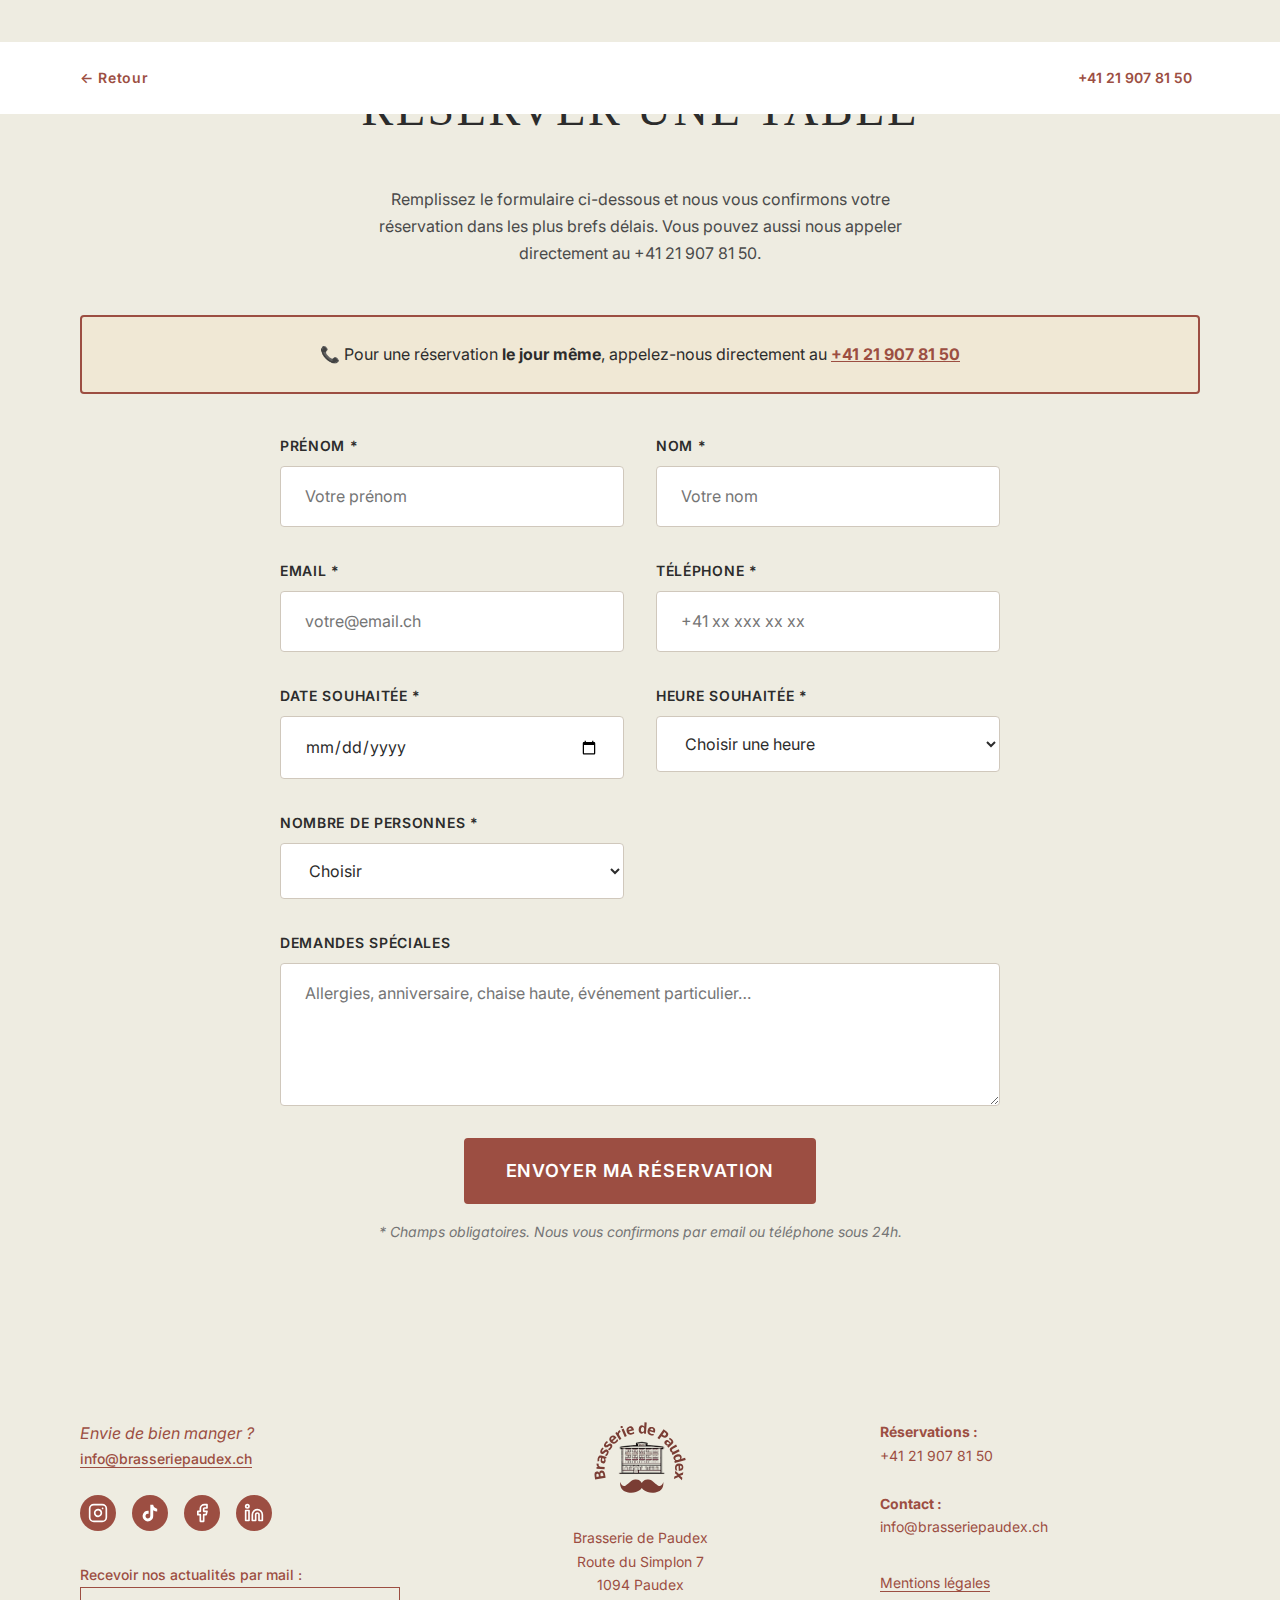
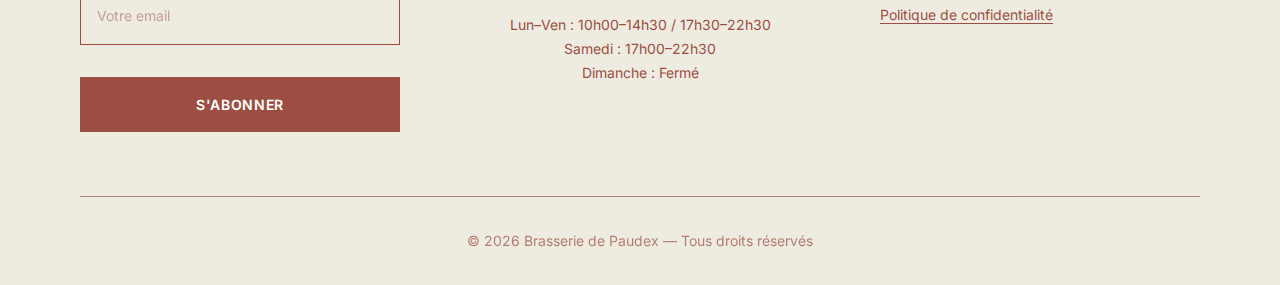
<file: reservation.html>
<!DOCTYPE html>
<html lang="fr">
<head>
  <!-- Google Analytics -->
  <script async src="https://www.googletagmanager.com/gtag/js?id=G-78NQV7WPT8"></script>
  <script>
    window.dataLayer = window.dataLayer || [];
    function gtag(){dataLayer.push(arguments);}
    gtag('js', new Date());
    gtag('config', 'G-78NQV7WPT8');
  </script>

  <meta charset="UTF-8">
  <meta name="viewport" content="width=device-width, initial-scale=1.0">

  <title>Réserver une table | Brasserie de Paudex</title>
  <meta name="description" content="Réservez votre table à la Brasserie de Paudex. Restaurant fait maison à Paudex, près de Lausanne. Réservation en ligne ou par téléphone au +41 21 907 81 50.">
  <meta name="robots" content="noindex, follow">

  <!-- Favicon -->
  <link rel="icon" type="image/svg+xml" href="images/favicon.svg">

  <!-- Google Fonts -->
  <link rel="preconnect" href="https://fonts.googleapis.com">
  <link rel="preconnect" href="https://fonts.gstatic.com" crossorigin>
  <link href="https://fonts.googleapis.com/css2?family=Cinzel:wght@400;500;600;700&family=Inter:wght@400;500;600;700&display=swap" rel="stylesheet">

  <!-- Stylesheets -->
  <link rel="stylesheet" href="css/reset.css">
  <link rel="stylesheet" href="css/variables.css">
  <link rel="stylesheet" href="css/main.css">
</head>
<body>

  <!-- HEADER -->
  <header class="header" id="header">
    <div class="container">
      <nav class="nav" aria-label="Navigation principale">
        <div class="nav-left">
          <a href="index.html" class="reservation-back-link">← Retour</a>
        </div>
        <a href="index.html" class="nav-logo">
          <img src="images/brasserie-paudex-rect.webp" alt="Logo Brasserie de Paudex" class="nav-logo-img">
        </a>
        <div class="nav-right">
          <a href="tel:+41219078150" class="nav-phone">+41 21 907 81 50</a>
        </div>
      </nav>
    </div>
  </header>

  <main>
    <section class="section reservation-form-section">
      <div class="container">
        <h1 class="section-title text-center">Réserver une table</h1>
        <p class="reservation-form-intro">Remplissez le formulaire ci-dessous et nous vous confirmons votre réservation dans les plus brefs délais. Vous pouvez aussi nous appeler directement au <a href="tel:+41219078150">+41 21 907 81 50</a>.</p>

        <!-- Bandeau réservation jour même -->
        <div class="reservation-same-day-banner">
          📞 Pour une réservation <strong>le jour même</strong>, appelez-nous directement au <a href="tel:+41219078150">+41 21 907 81 50</a>
        </div>

        <!-- Alerte dynamique si date = aujourd'hui -->
        <div id="same-day-alert" style="display:none;" class="reservation-same-day-alert">
          ⚠️ Vous avez sélectionné <strong>aujourd'hui</strong> — pour réserver le jour même, merci de nous appeler directement au <a href="tel:+41219078150">+41 21 907 81 50</a>.
        </div>

        <!-- Message de confirmation -->
        <div id="form-confirmation" style="display:none; background:#e8f5e9; border:1px solid #a5d6a7; border-radius:8px; padding:20px; margin-bottom:24px; text-align:center;">
          <p style="color:#2e7d32; font-size:1.1rem; font-weight:600;">✓ Votre demande a bien été envoyée !</p>
          <p style="color:#388e3c; margin-top:8px;">Nous vous confirmons votre réservation par email ou téléphone sous 24h. Un email de confirmation vous a été envoyé.</p>
        </div>

        <!-- Message d'erreur -->
        <div id="form-erreur" style="display:none; background:#ffebee; border:1px solid #ef9a9a; border-radius:8px; padding:20px; margin-bottom:24px; text-align:center;">
          <p style="color:#c62828; font-size:1.1rem; font-weight:600;">Une erreur s'est produite.</p>
          <p style="color:#d32f2f; margin-top:8px;">Veuillez réessayer ou nous appeler directement au <a href="tel:+41219078150" style="color:#d32f2f;">+41 21 907 81 50</a>.</p>
        </div>

        <form class="reservation-form" action="contact.php" method="post" id="reservation-form">

          <div class="reservation-form-row">
            <div class="reservation-form-group">
              <label for="res-prenom">Prénom *</label>
              <input type="text" id="res-prenom" name="prenom" placeholder="Votre prénom" required>
            </div>
            <div class="reservation-form-group">
              <label for="res-nom">Nom *</label>
              <input type="text" id="res-nom" name="nom" placeholder="Votre nom" required>
            </div>
          </div>

          <div class="reservation-form-row">
            <div class="reservation-form-group">
              <label for="res-email">Email *</label>
              <input type="email" id="res-email" name="email" placeholder="votre@email.ch" required>
            </div>
            <div class="reservation-form-group">
              <label for="res-tel">Téléphone *</label>
              <input type="tel" id="res-tel" name="telephone" placeholder="+41 xx xxx xx xx" required>
            </div>
          </div>

          <div class="reservation-form-row">
            <div class="reservation-form-group">
              <label for="res-date">Date souhaitée *</label>
              <input type="date" id="res-date" name="date" required>
            </div>
            <div class="reservation-form-group">
              <label for="res-heure">Heure souhaitée *</label>
              <select id="res-heure" name="heure" required>
                <option value="" disabled selected>Choisir une heure</option>
                <optgroup label="Midi">
                  <option value="11:00">11h00</option>
                  <option value="11:30">11h30</option>
                  <option value="12:00">12h00</option>
                  <option value="12:30">12h30</option>
                  <option value="13:00">13h00</option>
                  <option value="13:30">13h30</option>
                </optgroup>
                <optgroup label="Soir">
                  <option value="17:30">17h30</option>
                  <option value="18:00">18h00</option>
                  <option value="18:30">18h30</option>
                  <option value="19:00">19h00</option>
                  <option value="19:30">19h30</option>
                  <option value="20:00">20h00</option>
                  <option value="20:30">20h30</option>
                  <option value="21:00">21h00</option>
                  <option value="21:30">21h30</option>
                </optgroup>
              </select>
            </div>
          </div>

          <div class="reservation-form-row">
            <div class="reservation-form-group">
              <label for="res-personnes">Nombre de personnes *</label>
              <select id="res-personnes" name="personnes" required>
                <option value="" disabled selected>Choisir</option>
                <option value="1">1 personne</option>
                <option value="2">2 personnes</option>
                <option value="3">3 personnes</option>
                <option value="4">4 personnes</option>
                <option value="5">5 personnes</option>
                <option value="6">6 personnes</option>
                <option value="7+">7 personnes et plus</option>
              </select>
            </div>
          </div>

          <div class="reservation-form-group reservation-form-group--full">
            <label for="res-message">Demandes spéciales</label>
            <textarea id="res-message" name="message" rows="4" placeholder="Allergies, anniversaire, chaise haute, événement particulier…"></textarea>
          </div>

          <div class="reservation-form-submit">
            <button type="submit" class="btn btn-primary btn-lg">Envoyer ma réservation</button>
            <p class="reservation-form-note">* Champs obligatoires. Nous vous confirmons par email ou téléphone sous 24h.</p>
          </div>

        </form>
      </div>
    </section>
  </main>

  <!-- FOOTER -->
  <footer class="footer" id="contact">
    <div class="container">
      <div class="footer-grid">
        <div class="footer-column">
          <p class="footer-tagline">Envie de bien manger ?</p>
          <a href="mailto:info@brasseriepaudex.ch" class="footer-email">info@brasseriepaudex.ch</a>
          <div class="footer-social">
            <a href="https://www.instagram.com/brasseriedepaudex/" aria-label="Instagram" target="_blank" rel="noopener">
              <svg width="20" height="20" viewBox="0 0 24 24" fill="none" stroke="currentColor" stroke-width="2" stroke-linecap="round" stroke-linejoin="round"><rect x="2" y="2" width="20" height="20" rx="5" ry="5"></rect><path d="M16 11.37A4 4 0 1 1 12.63 8 4 4 0 0 1 16 11.37z"></path><line x1="17.5" y1="6.5" x2="17.51" y2="6.5"></line></svg>
            </a>
            <a href="https://www.tiktok.com/@brasseriedepaudex" aria-label="TikTok" target="_blank" rel="noopener">
              <svg width="20" height="20" viewBox="0 0 24 24" fill="currentColor"><path d="M19.59 6.69a4.83 4.83 0 0 1-3.77-4.25V2h-3.45v13.67a2.89 2.89 0 0 1-5.2 1.74 2.89 2.89 0 0 1 2.31-4.64 2.93 2.93 0 0 1 .88.13V9.4a6.84 6.84 0 0 0-1-.05A6.33 6.33 0 0 0 5 20.1a6.34 6.34 0 0 0 10.86-4.43v-7a8.16 8.16 0 0 0 4.77 1.52v-3.4a4.85 4.85 0 0 1-1-.1z"/></svg>
            </a>
            <a href="https://www.facebook.com/people/Brasserie-de-Paudex/61584189159056/" aria-label="Facebook" target="_blank" rel="noopener">
              <svg width="20" height="20" viewBox="0 0 24 24" fill="none" stroke="currentColor" stroke-width="2" stroke-linecap="round" stroke-linejoin="round"><path d="M18 2h-3a5 5 0 0 0-5 5v3H7v4h3v8h4v-8h3l1-4h-4V7a1 1 0 0 1 1-1h3z"></path></svg>
            </a>
            <a href="https://www.linkedin.com/in/fabrice-hochart/" aria-label="LinkedIn" target="_blank" rel="noopener">
              <svg width="20" height="20" viewBox="0 0 24 24" fill="none" stroke="currentColor" stroke-width="2" stroke-linecap="round" stroke-linejoin="round"><path d="M16 8a6 6 0 0 1 6 6v7h-4v-7a2 2 0 0 0-2-2 2 2 0 0 0-2 2v7h-4v-7a6 6 0 0 1 6-6z"></path><rect x="2" y="9" width="4" height="12"></rect><circle cx="4" cy="4" r="2"></circle></svg>
            </a>
          </div>
          <p class="footer-newsletter-label">Recevoir nos actualités par mail :</p>
          <form class="footer-newsletter inf-form" method="post" action="https://newsletter.infomaniak.com/v3/api/1/newsletters/webforms/23312/submit">
            <input type="email" name="email" style="display:none" />
            <input type="hidden" name="key" value="[base64]">
            <input type="hidden" name="webform_id" value="23312">
            <input type="email" name="inf[1]" data-inf-meta="1" class="footer-newsletter-input" placeholder="Votre email" required aria-label="Adresse email pour newsletter">
            <altcha-widget hidelogo hidefooter floating challengeurl="https://newsletter.infomaniak.com/v3/altcha-challenge"></altcha-widget>
            <button type="submit" class="footer-newsletter-btn">S'abonner</button>
          </form>
        </div>

        <div class="footer-column footer-column--center">
          <img src="images/logo-brasseriepaudex-brown.svg" alt="Logo Brasserie de Paudex" class="footer-logo">
          <p>Brasserie de Paudex</p>
          <p>Route du Simplon 7</p>
          <p>1094 Paudex</p>
          <p class="footer-spacer"></p>
          <p>Lun–Ven : 10h00–14h30 / 17h30–22h30</p>
          <p>Samedi : 17h00–22h30</p>
          <p>Dimanche : Fermé</p>
        </div>

        <div class="footer-column">
          <p class="footer-label">Réservations :</p>
          <a href="tel:+41219078150" class="footer-contact-link">+41 21 907 81 50</a>
          <p class="footer-label">Contact :</p>
          <a href="mailto:info@brasseriepaudex.ch" class="footer-contact-link">info@brasseriepaudex.ch</a>
          <div class="footer-legal">
            <a href="mentions-legales.html">Mentions légales</a>
            <a href="politique-de-confidentialite.html">Politique de confidentialité</a>
          </div>
        </div>
      </div>
      <div class="footer-bottom">
        <p>© 2026 Brasserie de Paudex — Tous droits réservés</p>
      </div>
    </div>
  </footer>

  <script src="js/main.js"></script>
  <script src="https://eu.altcha.org/js/latest/altcha.min.js" type="module" defer></script>
  <script src="https://newsletter.storage5.infomaniak.com/mcaptcha/altcha.js" defer></script>
  <script src="https://newsletter.infomaniak.com/v3/static/webform_index.js?v=1772209638"></script>

  <!-- Alerte réservation jour même -->
  <script>
    document.getElementById('res-date').addEventListener('change', function() {
      var today = new Date().toISOString().split('T')[0];
      var alert = document.getElementById('same-day-alert');
      alert.style.display = this.value === today ? 'block' : 'none';
    });
  </script>

  <!-- Affichage des messages confirmation/erreur selon paramètre URL -->
  <script>
    const params = new URLSearchParams(window.location.search);
    if (params.get('confirmation') === 'ok') {
      document.getElementById('form-confirmation').style.display = 'block';
      document.getElementById('reservation-form').style.display = 'none';
      window.scrollTo({ top: 0, behavior: 'smooth' });
    }
    if (params.get('erreur')) {
      document.getElementById('form-erreur').style.display = 'block';
      window.scrollTo({ top: 0, behavior: 'smooth' });
    }
  </script>

</body>
</html>
</file>
<file: css/variables.css>
/* ==========================================================================
   CSS Custom Properties - Design System Tokens
   Brasserie de Paudex
   ========================================================================== */

:root {
  /* -------------------------------------------------------------------------
     COLORS
     ------------------------------------------------------------------------- */

  /* Primary - Terracotta Brown */
  --color-primary: #9C4E42;
  --color-primary-light: #B86B5E;
  --color-primary-dark: #7A3D34;
  --color-primary-transparent: rgba(156, 78, 66, 0.1);

  /* Secondary - Sage Green */
  --color-secondary: #AFAC94;
  --color-secondary-light: #C4C2AE;
  --color-secondary-dark: #8F8D78;
  --color-secondary-transparent: rgba(175, 172, 148, 0.2);

  /* Neutrals */
  --color-cream: #EEECE1;
  --color-cream-dark: #EFDDCF;
  --color-white: #FFFFFF;
  --color-black: #2C2C2C;
  --color-black-light: #4A4A4A;
  --color-gray: #757575;
  --color-gray-light: #B0B0B0;

  /* Accent */
  --color-gold: #C9A961;
  --color-gold-light: #E0C78A;

  /* -------------------------------------------------------------------------
     TYPOGRAPHY
     ------------------------------------------------------------------------- */

  /* Font Families */
  --font-heading: 'Playfair Display', Georgia, serif;
  --font-body: 'Inter', -apple-system, BlinkMacSystemFont, sans-serif;

  /* Font Sizes - Desktop */
  --text-display: 72px;
  --text-h1: 48px;
  --text-h2: 36px;
  --text-h3: 24px;
  --text-h4: 20px;
  --text-body-large: 18px;
  --text-body: 16px;
  --text-small: 14px;
  --text-tiny: 12px;

  /* Line Heights */
  --line-height-tight: 1.2;
  --line-height-normal: 1.5;
  --line-height-relaxed: 1.7;

  /* Letter Spacing */
  --letter-spacing-tight: -0.02em;
  --letter-spacing-normal: 0;
  --letter-spacing-wide: 0.05em;
  --letter-spacing-wider: 0.1em;

  /* -------------------------------------------------------------------------
     SPACING
     ------------------------------------------------------------------------- */

  --space-1: 8px;
  --space-2: 16px;
  --space-3: 24px;
  --space-4: 32px;
  --space-5: 40px;
  --space-6: 48px;
  --space-8: 64px;
  --space-10: 80px;
  --space-12: 96px;
  --space-16: 128px;

  /* Section Spacing */
  --section-padding-y: 80px;
  --section-padding-x: 40px;

  /* Container Widths */
  --container-max-width: 1200px;
  --content-max-width: 800px;
  --content-narrow: 600px;

  /* -------------------------------------------------------------------------
     EFFECTS
     ------------------------------------------------------------------------- */

  /* Border Radius */
  --radius-sm: 4px;
  --radius-md: 8px;
  --radius-lg: 12px;
  --radius-full: 9999px;

  /* Shadows */
  --shadow-sm: 0 1px 2px rgba(44, 44, 44, 0.05);
  --shadow-md: 0 4px 6px rgba(44, 44, 44, 0.07);
  --shadow-lg: 0 10px 25px rgba(44, 44, 44, 0.1);
  --shadow-xl: 0 20px 40px rgba(44, 44, 44, 0.15);

  /* Transitions */
  --transition-fast: 0.15s ease;
  --transition-normal: 0.3s ease;
  --transition-slow: 0.5s ease;

  /* -------------------------------------------------------------------------
     BREAKPOINTS (for reference in comments)
     sm: 576px
     md: 768px
     lg: 992px
     xl: 1200px
     ------------------------------------------------------------------------- */

  /* Z-Index Scale */
  --z-dropdown: 100;
  --z-sticky: 200;
  --z-fixed: 300;
  --z-modal-backdrop: 400;
  --z-modal: 500;
  --z-tooltip: 600;
}

/* -------------------------------------------------------------------------
   RESPONSIVE OVERRIDES
   ------------------------------------------------------------------------- */

/* Tablet and below */
@media (max-width: 991px) {
  :root {
    --text-h1: 40px;
    --text-h2: 32px;
    --text-h3: 22px;
    --section-padding-y: 64px;
    --section-padding-x: 24px;
  }
}

/* Mobile */
@media (max-width: 767px) {
  :root {
    --text-display: 48px;
    --text-h1: 36px;
    --text-h2: 28px;
    --text-h3: 20px;
    --text-h4: 18px;
    --section-padding-y: 48px;
    --section-padding-x: 20px;
  }
}
</file>
<file: css/main.css>
/* ==========================================================================
   Main Styles - Brasserie de Paudex
   ========================================================================== */

/* -------------------------------------------------------------------------
   BASE STYLES
   ------------------------------------------------------------------------- */

body {
  font-family: var(--font-body);
  font-size: var(--text-body);
  line-height: var(--line-height-relaxed);
  color: var(--color-black);
  background-color: var(--color-cream);
}

h1, h2, h3, h4, h5, h6 {
  font-family: var(--font-heading);
  font-weight: 700;
  line-height: var(--line-height-tight);
  color: var(--color-black);
}

h1 {
  font-size: var(--text-h1);
  letter-spacing: var(--letter-spacing-tight);
}

h2 {
  font-size: var(--text-h2);
  margin-bottom: var(--space-4);
}

h3 {
  font-family: var(--font-body);
  font-size: var(--text-h3);
  font-weight: 600;
  text-transform: uppercase;
  letter-spacing: var(--letter-spacing-wide);
}

p {
  margin-bottom: var(--space-2);
}

p:last-child {
  margin-bottom: 0;
}

.italic {
  font-style: italic;
  color: var(--color-black-light);
}

/* -------------------------------------------------------------------------
   LAYOUT
   ------------------------------------------------------------------------- */

.container {
  width: 100%;
  max-width: var(--container-max-width);
  margin: 0 auto;
  padding-left: var(--section-padding-x);
  padding-right: var(--section-padding-x);
}

.section {
  padding-top: var(--section-padding-y);
  padding-bottom: var(--section-padding-y);
}

.section-centered {
  text-align: center;
}

.section-title {
  font-family: var(--font-heading);
  font-size: var(--text-h1);
  font-weight: 400;
  text-transform: uppercase;
  letter-spacing: var(--letter-spacing-wide);
  color: var(--color-black);
  margin-bottom: var(--space-6);
}

.section-subtitle {
  font-size: var(--text-body-large);
  color: var(--color-black-light);
  margin-top: var(--space-2);
}

/* Grid Layouts */
.grid-2 {
  display: grid;
  grid-template-columns: 1fr;
  gap: var(--space-6);
}

.grid-3 {
  display: grid;
  grid-template-columns: 1fr;
  gap: var(--space-4);
}

.grid-4 {
  display: grid;
  grid-template-columns: 1fr;
  gap: var(--space-4);
}

@media (min-width: 768px) {
  .grid-2 {
    grid-template-columns: repeat(2, 1fr);
  }

  .grid-3 {
    grid-template-columns: repeat(2, 1fr);
  }

  .grid-4 {
    grid-template-columns: repeat(2, 1fr);
  }
}

@media (min-width: 992px) {
  .grid-3 {
    grid-template-columns: repeat(3, 1fr);
  }

  .grid-4 {
    grid-template-columns: repeat(4, 1fr);
  }
}

/* -------------------------------------------------------------------------
   BUTTONS
   ------------------------------------------------------------------------- */

.btn {
  display: inline-block;
  font-family: var(--font-body);
  font-size: var(--text-body);
  font-weight: 600;
  text-transform: uppercase;
  letter-spacing: var(--letter-spacing-wide);
  padding: var(--space-2) var(--space-4);
  border-radius: var(--radius-sm);
  transition: all var(--transition-normal);
  cursor: pointer;
  text-align: center;
}

.btn-primary {
  background-color: var(--color-primary);
  color: var(--color-white);
  border: 2px solid var(--color-primary);
}

.btn-primary:hover {
  background-color: var(--color-primary-dark);
  border-color: var(--color-primary-dark);
  transform: translateY(-2px);
  box-shadow: var(--shadow-lg);
}

.btn-secondary {
  background-color: transparent;
  color: var(--color-primary);
  border: 2px solid var(--color-primary);
}

.btn-secondary:hover {
  background-color: var(--color-primary);
  color: var(--color-white);
}

.btn-white {
  background-color: var(--color-white);
  color: var(--color-primary);
  border: 2px solid var(--color-white);
}

.btn-white:hover {
  background-color: transparent;
  color: var(--color-white);
}

.btn-outline-white {
  background-color: transparent;
  color: var(--color-white);
  border: 2px solid var(--color-white);
}

.btn-outline-white:hover {
  background-color: var(--color-white);
  color: var(--color-primary);
}

.btn-lg {
  padding: var(--space-2) var(--space-5);
  font-size: var(--text-body-large);
}

/* -------------------------------------------------------------------------
   ANNOUNCEMENT BANNER
   ------------------------------------------------------------------------- */

.announcement-banner {
  background-color: #B8645F;
  color: #fff;
  text-align: center;
  padding: 10px 16px;
  font-family: sans-serif;
  font-size: 0.9rem;
  line-height: 1.4;
  position: fixed;
  top: 0;
  left: 0;
  right: 0;
  z-index: 9999;
}

.announcement-banner strong {
  font-weight: 700;
}

/* -------------------------------------------------------------------------
   NAVIGATION - La Nouvelle Garde Style
   ------------------------------------------------------------------------- */

.header {
  position: fixed;
  top: 42px;
  left: 0;
  right: 0;
  z-index: var(--z-fixed);
  background-color: var(--color-white);
  transition: box-shadow var(--transition-normal);
}

.header.scrolled {
  box-shadow: var(--shadow-md);
}

.nav {
  display: flex;
  align-items: center;
  justify-content: space-between;
  padding: var(--space-3) 0;
}

/* Left side: Menu toggle + label */
.nav-left {
  display: flex;
  align-items: center;
  gap: var(--space-2);
  min-width: 120px;
}

.nav-menu-label {
  font-size: var(--text-small);
  font-weight: 500;
  text-transform: uppercase;
  letter-spacing: var(--letter-spacing-wide);
  color: var(--color-primary);
  display: none;
}

/* Center: Logo - hidden by default, shows on scroll */
.nav-logo {
  position: absolute;
  left: 50%;
  transform: translateX(-50%);
  opacity: 0;
  pointer-events: none;
  transition: opacity var(--transition-normal);
}

.header.scrolled .nav-logo {
  opacity: 1;
  pointer-events: auto;
}

.nav-logo-img {
  height: 40px;
  width: auto;
}

/* Right side: Phone + Social icons */
.nav-right {
  display: flex;
  align-items: center;
  gap: var(--space-1);
  min-width: 120px;
  justify-content: flex-end;
}

.nav-phone {
  display: none;
  font-size: var(--text-small);
  font-weight: 600;
  color: var(--color-primary);
  margin-right: var(--space-1);
  white-space: nowrap;
}

.nav-phone:hover {
  color: var(--color-primary-dark);
}

.nav-social {
  display: flex;
  align-items: center;
  justify-content: center;
  width: 32px;
  height: 32px;
  border-radius: var(--radius-sm);
  background-color: var(--color-primary);
  color: var(--color-white);
  transition: all var(--transition-normal);
}

.nav-social:hover {
  background-color: var(--color-primary-dark);
  transform: scale(1.05);
}

.nav-social svg {
  width: 16px;
  height: 16px;
}

/* Mobile Menu Toggle */
.nav-toggle {
  display: flex;
  flex-direction: column;
  gap: 6px;
  padding: var(--space-1);
  z-index: var(--z-modal);
}

.nav-toggle span {
  display: block;
  width: 24px;
  height: 2px;
  background-color: var(--color-primary);
  transition: all var(--transition-normal);
}

.nav-toggle.active span:nth-child(1) {
  transform: rotate(45deg) translate(5px, 5px);
}

.nav-toggle.active span:nth-child(2) {
  opacity: 0;
}

.nav-toggle.active span:nth-child(3) {
  transform: rotate(-45deg) translate(5px, -5px);
}

/* Mobile Menu */
.mobile-menu {
  position: fixed;
  top: 0;
  left: -100%;
  width: 80%;
  max-width: 400px;
  height: 100vh;
  background-color: var(--color-white);
  padding: var(--space-10) var(--space-4);
  transition: left var(--transition-normal);
  z-index: var(--z-modal);
  box-shadow: var(--shadow-xl);
}

.mobile-menu.open {
  left: 0;
}

.mobile-menu-overlay {
  position: fixed;
  top: 0;
  left: 0;
  right: 0;
  bottom: 0;
  background-color: rgba(44, 44, 44, 0.5);
  opacity: 0;
  visibility: hidden;
  transition: all var(--transition-normal);
  z-index: var(--z-modal-backdrop);
}

.mobile-menu-overlay.open {
  opacity: 1;
  visibility: visible;
}

.mobile-nav-link {
  display: block;
  font-size: var(--text-h4);
  font-weight: 500;
  color: var(--color-black);
  padding: var(--space-2) 0;
  border-bottom: 1px solid var(--color-gray-light);
}

.mobile-nav-link:hover {
  color: var(--color-primary);
}

.mobile-nav-phone {
  display: block;
  margin-top: var(--space-4);
  font-size: var(--text-body-large);
  font-weight: 600;
  color: var(--color-primary);
}

@media (min-width: 768px) {
  .nav-menu-label {
    display: block;
  }

  .nav-logo-img {
    height: 50px;
  }

  .nav-phone {
    display: block;
  }
}

@media (min-width: 992px) {
  .nav-logo-img {
    height: 60px;
  }
}

/* -------------------------------------------------------------------------
   HERO SECTION - La Nouvelle Garde Style
   ------------------------------------------------------------------------- */

.hero {
  min-height: auto;
  display: flex;
  align-items: center;
  justify-content: center;
  text-align: center;
  background-color: var(--color-white);
  color: var(--color-black);
  padding-top: 120px; /* Account for fixed header + extra space */
  padding-bottom: 0;
}

.hero-content {
  max-width: 1100px;
  padding: var(--space-8) var(--section-padding-x);
  padding-bottom: 0;
}

/* Hero Logo */
.hero-logo {
  max-width: 280px;
  width: 100%;
  height: auto;
  margin: 0 auto 60px;
}

/* Hero H1 - SEO heading, visually subtle */
.hero-h1 {
  font-family: var(--font-heading);
  font-size: var(--text-body);
  font-weight: 400;
  color: var(--color-primary);
  letter-spacing: var(--letter-spacing-wide);
  text-align: center;
  margin-bottom: 60px;
}

/* Address with decorative lines */
.hero-address {
  display: flex;
  align-items: center;
  justify-content: center;
  gap: var(--space-3);
  margin-bottom: var(--space-6);
}

.hero-address-line {
  display: block;
  width: 60px;
  height: 2px;
  background-color: var(--color-primary);
}

.hero-address-text {
  font-family: var(--font-heading);
  font-size: var(--text-h4);
  font-weight: 700;
  color: var(--color-primary);
  white-space: nowrap;
}

/* Hero intro text - italic paragraph */
.hero-intro {
  font-style: italic;
  font-size: var(--text-body);
  line-height: 1.9;
  color: var(--color-primary);
  max-width: 1000px;
  margin: 0 auto;
}

/* Hero Image */
.hero-image {
  margin-top: var(--space-10);
  margin-bottom: 0;
  width: 100vw;
  max-width: none;
  height: auto;
  margin-left: calc(-50vw + 50%);
  margin-right: calc(-50vw + 50%);
  display: block;
}

@media (min-width: 768px) {
  .hero {
    padding-top: 140px;
  }

  .hero-logo {
    max-width: 320px;
    margin-bottom: 60px;
  }

  .hero-address-line {
    width: 100px;
  }

  .hero-address-text {
    font-size: var(--text-h3);
  }

  .hero-intro {
    font-size: var(--text-body);
  }

  .hero-image {
    margin-top: var(--space-12);
  }
}

@media (min-width: 992px) {
  .hero {
    padding-top: 160px;
  }

  .hero-logo {
    max-width: 360px;
  }

  .hero-intro {
    font-size: 17px;
  }
}

/* -------------------------------------------------------------------------
   INTRODUCTION SECTION
   ------------------------------------------------------------------------- */

.intro {
  background-color: var(--color-white);
}

.intro-grid {
  display: grid;
  grid-template-columns: 1fr;
  gap: var(--space-6);
  align-items: center;
}

.intro-content {
  max-width: 1000px;
}

.intro-content p {
  margin-bottom: var(--space-3);
}

.intro-signature {
  margin-top: var(--space-4);
  font-family: var(--font-heading);
  font-size: var(--text-body-large);
  font-style: italic;
  color: var(--color-primary);
}

.intro-image {
  width: 100%;
  height: auto;
  border-radius: var(--radius-md);
  object-fit: cover;
}

@media (min-width: 992px) {
  .intro-grid {
    grid-template-columns: 1fr 1fr;
    gap: var(--space-10);
  }
}

/* -------------------------------------------------------------------------
   HORAIRES & RESERVATION SECTION
   ------------------------------------------------------------------------- */

.horaires {
  background-color: var(--color-primary);
  margin-top: 0;
  padding-top: 0;
  padding-bottom: var(--space-12);
}

.horaires .container {
  position: relative;
}

.horaires-grid {
  display: grid;
  grid-template-columns: 1fr;
  gap: var(--space-4);
  max-width: 1000px;
  margin: 0 auto;
  margin-top: -60px;
  position: relative;
  z-index: 10;
}

.horaires-card {
  background-color: rgba(255, 255, 255, 0.95);
  padding: var(--space-5) var(--space-4);
  border-radius: var(--radius-md);
  text-align: center;
  box-shadow: var(--shadow-lg);
  position: relative;
}

.horaires-card-line {
  position: absolute;
  top: 0;
  left: 50%;
  transform: translateX(-50%);
  width: 80px;
  height: 3px;
  background-color: var(--color-primary);
  border-radius: 0 0 2px 2px;
}

.horaires-label {
  font-family: var(--font-heading);
  font-size: var(--text-h4);
  font-weight: 700;
  text-transform: uppercase;
  letter-spacing: 0.04em;
  color: var(--color-black);
  margin-top: var(--space-3);
  margin-bottom: var(--space-4);
}

@media (min-width: 768px) {
  .horaires-label {
    letter-spacing: var(--letter-spacing-wider);
  }
}

.horaires-note {
  font-style: italic;
  font-size: var(--text-small);
  color: var(--color-black-light);
  line-height: 1.6;
  margin-bottom: var(--space-2);
}

.horaires-day {
  font-family: var(--font-heading);
  font-size: var(--text-small);
  font-weight: 700;
  margin-bottom: var(--space-2);
}

.horaires-time {
  font-size: var(--text-body);
  color: var(--color-black-light);
  margin-bottom: var(--space-1);
}

.horaires-time + .horaires-day {
  margin-top: var(--space-4);
}


/* ============================================================
   RESERVATION PAGE
   ============================================================ */

.reservation-back-link {
  font-size: var(--text-small);
  font-weight: 600;
  color: var(--color-primary);
  text-decoration: none;
  letter-spacing: var(--letter-spacing-wide);
}

.reservation-back-link:hover {
  text-decoration: underline;
}

.reservation-page-footer {
  background-color: var(--color-black);
  color: var(--color-cream);
  text-align: center;
  padding: var(--space-4);
  font-size: var(--text-small);
}

.reservation-page-footer a {
  color: var(--color-cream);
  text-decoration: underline;
}

/* ============================================================
   RESERVATION FORM
   ============================================================ */

.reservation-form-section {
  background-color: var(--color-cream);
}

.reservation-same-day-banner {
  background-color: #f0e8d5;
  border: 2px solid var(--color-primary);
  color: var(--color-black);
  text-align: center;
  padding: var(--space-3) var(--space-4);
  border-radius: var(--radius-sm);
  margin-bottom: var(--space-5);
  font-size: var(--text-body);
}

.reservation-same-day-banner a {
  color: var(--color-primary);
  font-weight: 700;
  text-decoration: underline;
}

.reservation-newsletter-opt {
  margin-top: var(--space-4);
}

.reservation-newsletter-label {
  display: flex;
  align-items: flex-start;
  gap: var(--space-3);
  cursor: pointer;
  font-family: var(--font-body);
  color: var(--color-black);
  font-size: var(--text-body);
}

.reservation-newsletter-label input[type="checkbox"] {
  margin-top: 3px;
  width: 18px;
  height: 18px;
  flex-shrink: 0;
  accent-color: var(--color-primary);
  cursor: pointer;
}

.reservation-newsletter-legal {
  font-size: 0.8rem;
  color: var(--color-black-light);
  margin-top: var(--space-2);
  margin-left: calc(18px + var(--space-3));
}

.reservation-newsletter-legal a {
  color: var(--color-primary);
  text-decoration: underline;
}

.reservation-same-day-alert {
  background-color: #fff3cd;
  border: 1px solid #ffc107;
  color: #7d5a00;
  text-align: center;
  padding: var(--space-3) var(--space-4);
  border-radius: var(--radius-sm);
  margin-bottom: var(--space-5);
  font-size: var(--text-body);
}

.reservation-same-day-alert a {
  color: #7d5a00;
  font-weight: 700;
  text-decoration: underline;
}

.reservation-form-intro {
  text-align: center;
  color: var(--color-black-light);
  margin-bottom: var(--space-6);
  max-width: 560px;
  margin-left: auto;
  margin-right: auto;
}

.reservation-form {
  max-width: 720px;
  margin: 0 auto;
  display: flex;
  flex-direction: column;
  gap: var(--space-4);
}

.reservation-form-row {
  display: grid;
  grid-template-columns: 1fr;
  gap: var(--space-4);
}

@media (min-width: 600px) {
  .reservation-form-row {
    grid-template-columns: 1fr 1fr;
  }
}

.reservation-form-group {
  display: flex;
  flex-direction: column;
  gap: var(--space-1);
}

.reservation-form-group--full {
  grid-column: 1 / -1;
}

.reservation-form-group label {
  font-size: var(--text-small);
  font-weight: 600;
  text-transform: uppercase;
  letter-spacing: var(--letter-spacing-wide);
  color: var(--color-black);
}

.reservation-form-group input,
.reservation-form-group select,
.reservation-form-group textarea {
  padding: var(--space-2) var(--space-3);
  border: 1px solid #d0c8bc;
  background-color: #fff;
  font-family: var(--font-body);
  font-size: var(--text-body);
  color: var(--color-black);
  border-radius: var(--radius-sm);
  outline: none;
  transition: border-color var(--transition-normal);
}

.reservation-form-group input:focus,
.reservation-form-group select:focus,
.reservation-form-group textarea:focus {
  border-color: var(--color-primary);
}

.reservation-form-group textarea {
  resize: vertical;
}

.reservation-form-submit {
  text-align: center;
  display: flex;
  flex-direction: column;
  align-items: center;
  gap: var(--space-2);
}

.reservation-form-note {
  font-size: var(--text-small);
  color: var(--color-gray);
  font-style: italic;
}

/* ============================================================ */

.reservation-phone {
  display: block;
  font-size: var(--text-body-large);
  font-weight: 600;
  color: var(--color-primary);
  margin: var(--space-2) 0;
}

.horaires-note {
  font-style: italic;
  font-size: var(--text-small);
  color: var(--color-gray);
  margin-top: var(--space-2);
}

@media (min-width: 768px) {
  .horaires-grid {
    grid-template-columns: repeat(2, 1fr);
    gap: var(--space-6);
    margin-top: -80px;
  }

  .horaires-card {
    padding: var(--space-6) var(--space-5);
  }

  .horaires-label {
    font-size: var(--text-h3);
  }
}

@media (min-width: 992px) {
  .horaires-grid {
    margin-top: -100px;
  }
}

/* -------------------------------------------------------------------------
   MENUS SECTION
   ------------------------------------------------------------------------- */

.menus {
  background-color: #D4D2C2;
}

.menus-grid {
  display: grid;
  grid-template-columns: 1fr;
  gap: var(--space-6);
  align-items: center;
}

.menus-image-wrapper {
  display: flex;
  justify-content: center;
}

.menus-image {
  width: 100%;
  max-width: 450px;
  height: auto;
}

.menus-content {
  padding: var(--space-4) 0;
  text-align: right;
}

.menus-title {
  color: var(--color-primary-dark);
}

.menus-list {
  list-style: none;
  padding: 0;
  margin: 0;
}

.menus-list-item {
  border-top: 1px solid var(--color-primary-dark);
}

.menus-list-item:last-child {
  border-bottom: 1px solid var(--color-primary-dark);
}

.menus-link {
  display: block;
  padding: var(--space-3) 0;
  color: var(--color-primary-dark);
  font-family: var(--font-body);
  font-size: var(--text-small);
  font-weight: 500;
  letter-spacing: 0.15em;
  text-transform: uppercase;
  transition: all var(--transition-normal);
}

.menus-link:hover {
  opacity: 0.7;
}

@media (min-width: 768px) {
  .menus-grid {
    grid-template-columns: 1fr 1fr;
    gap: var(--space-10);
  }

  .menus-content {
    padding: var(--space-6) 0;
  }

  .menus-link {
    font-size: var(--text-body);
  }
}

@media (min-width: 992px) {
  .menus-link {
    font-size: var(--text-body);
    padding: var(--space-3) 0;
  }
}

/* -------------------------------------------------------------------------
   VALEURS SECTION
   ------------------------------------------------------------------------- */

.valeurs {
  background-color: var(--color-primary-light);
  padding: var(--space-6) var(--space-4);
}

.valeurs-header {
  max-width: 1000px;
  margin: 0 auto var(--space-10);
  text-align: center;
}

.valeurs-main-title {
  color: var(--color-white);
}

.valeurs-intro {
  font-style: italic;
  font-size: var(--text-body);
  line-height: var(--line-height-relaxed);
  color: var(--color-white);
  max-width: 1000px;
  margin: 0 auto;
}

.valeurs-grid {
  display: grid;
  grid-template-columns: 1fr;
  gap: var(--space-4);
  max-width: 1200px;
  margin: 0 auto;
}

.valeurs-right {
  display: flex;
  flex-direction: column;
  justify-content: center;
  align-items: center;
  gap: var(--space-4);
}

.valeurs-label-link {
  display: flex;
  justify-content: center;
  align-items: center;
}

.valeurs-label-img {
  width: 260px;
  height: auto;
  display: block;
  margin: auto;
  transition: opacity 0.2s ease;
}

.valeurs-label-link:hover .valeurs-label-img {
  opacity: 0.85;
}

.valeurs-label-caption {
  text-align: center;
  font-size: var(--text-small);
  color: var(--color-white);
  margin-top: var(--space-1);
}

.valeurs-label-caption a {
  color: var(--color-white);
  text-decoration: underline;
}

.valeurs-label-caption a:hover {
  text-decoration: underline;
}

.valeur-card {
  position: relative;
  background-size: cover;
  background-position: center;
  background-repeat: no-repeat;
  overflow: hidden;
}

.valeur-card--large {
  min-height: 500px;
  background-position: left center;
}

.valeur-card--small {
  min-height: 300px;
  background-position: right center;
}

.valeur-card-overlay {
  position: absolute;
  bottom: 0;
  left: 0;
  right: 0;
  padding: var(--space-4);
  background: linear-gradient(to top, rgba(44, 44, 44, 0.85) 0%, rgba(44, 44, 44, 0.6) 60%, transparent 100%);
  display: flex;
  flex-direction: column;
  justify-content: flex-end;
  min-height: 60%;
}

.valeur-card-title {
  font-family: var(--font-heading);
  font-size: var(--text-h2);
  font-weight: 400;
  color: var(--color-cream);
  line-height: 1.15;
  margin-bottom: var(--space-2);
  letter-spacing: 0.08em;
  text-transform: uppercase;
}

.valeur-card-title--small {
  font-size: var(--text-h3);
  letter-spacing: 0.1em;
}

.valeur-card-text {
  color: var(--color-cream);
  font-size: var(--text-small);
  line-height: var(--line-height-relaxed);
  max-width: 400px;
}

.valeur-card-text a {
  color: var(--color-cream);
  text-decoration: underline;
  text-underline-offset: 3px;
}

.valeur-card-text a:hover {
  opacity: 0.8;
}

@media (min-width: 768px) {
  .valeurs {
    padding: var(--space-6);
  }

  .valeurs-grid {
    grid-template-columns: 1fr 1fr;
    gap: var(--space-4);
  }

  .valeur-card--large {
    min-height: 700px;
  }

  .valeur-card--small {
    min-height: 338px;
  }

  .valeur-card-title {
    font-size: var(--text-h1);
  }

  .valeur-card-title--small {
    font-size: var(--text-h3);
  }

  .valeur-card-overlay {
    padding: var(--space-5);
  }
}

@media (min-width: 992px) {
  .valeur-card--large {
    min-height: 800px;
  }

  .valeur-card--small {
    min-height: 388px;
  }

  .valeur-card-title {
    font-size: 52px;
  }
}

/* -------------------------------------------------------------------------
   LE LIEU SECTION
   ------------------------------------------------------------------------- */

.lieu {
  background-color: var(--color-white);
  padding-top: var(--section-padding-y);
  padding-bottom: var(--section-padding-y);
}

.lieu-header {
  max-width: 1100px;
  margin: 0 auto var(--space-10);
  padding: 0 var(--section-padding-x);
  text-align: center;
}


.lieu-title {
  color: var(--color-primary);
}

.lieu-intro {
  font-style: italic;
  font-size: var(--text-body);
  line-height: var(--line-height-relaxed);
  color: var(--color-primary);
  max-width: 1000px;
  margin: 0 auto;
}

.lieu-cta {
  text-align: center;
  margin-top: var(--space-5);
}

.trouver-cta {
  display: inline-block;
  margin-top: var(--space-5);
}

/* Gallery Layout */
.lieu-gallery {
  display: grid;
  grid-template-columns: 1fr 1fr;
  grid-template-rows: 200px 200px;
  gap: 8px;
}

.lieu-gallery-item {
  overflow: hidden;
}

.lieu-gallery-item img {
  width: 100%;
  height: 100%;
  object-fit: cover;
  display: block;
}

@media (min-width: 768px) {
  .lieu-gallery {
    grid-template-columns: repeat(12, 1fr);
    grid-template-rows: 280px 320px;
    gap: 8px;
  }

  /* Row 1: large left (~45%), 2 smaller right (~27.5% each) */
  .lieu-gallery-item:nth-child(1) {
    grid-column: 1 / 6;
    grid-row: 1;
  }
  .lieu-gallery-item:nth-child(2) {
    grid-column: 6 / 9;
    grid-row: 1;
  }
  .lieu-gallery-item:nth-child(3) {
    grid-column: 9 / 13;
    grid-row: 1;
  }

  /* Row 2: small left (~30%), wide right (~70%) */
  .lieu-gallery-item:nth-child(4) {
    grid-column: 1 / 4;
    grid-row: 2;
  }
  .lieu-gallery-item:nth-child(5) {
    grid-column: 4 / 13;
    grid-row: 2;
  }
}

@media (min-width: 992px) {
  .lieu-gallery {
    grid-template-rows: 340px 380px;
  }
}

/* -------------------------------------------------------------------------
   VINS & PRODUCTEURS SECTION
   ------------------------------------------------------------------------- */

.producteurs {
  background-color: var(--color-white);
}

.producteurs-intro {
  max-width: 1000px;
  margin: 0 auto var(--space-6);
  text-align: center;
  color: var(--color-black-light);
}

.producteurs-grid {
  display: grid;
  grid-template-columns: 1fr;
  gap: var(--space-6);
}

.producteurs-column h3 {
  color: var(--color-primary);
  margin-bottom: var(--space-3);
  padding-bottom: var(--space-2);
  border-bottom: 2px solid var(--color-primary);
}

.producteurs-list {
  list-style: none;
}

.producteurs-list li {
  padding: var(--space-1) 0;
  color: var(--color-black-light);
}

.producteurs-list li a {
  color: var(--color-primary);
  text-decoration: none;
  border-bottom: 1px solid transparent;
  transition: border-color 0.3s ease;
}

.producteurs-list li a:hover {
  border-bottom-color: var(--color-primary);
}

.producteurs-list li a::after {
  content: " ↗";
  font-size: 0.75em;
  opacity: 0.6;
}

.producteurs-category {
  font-weight: 600;
  color: var(--color-black);
  margin-top: var(--space-3);
  margin-bottom: var(--space-1);
}

@media (min-width: 768px) {
  .producteurs-grid {
    grid-template-columns: repeat(2, 1fr);
  }
}

/* -------------------------------------------------------------------------
   AVIS SECTION
   ------------------------------------------------------------------------- */

.avis {
  background-color: var(--color-cream);
}

.avis-intro {
  text-align: center;
  max-width: 600px;
  margin: 0 auto var(--space-8);
  color: var(--color-text-light);
  font-style: italic;
}

.testimonial-card {
  background-color: var(--color-white);
  padding: var(--space-5);
  border-radius: var(--radius-md);
  border-left: 4px solid var(--color-gold);
  box-shadow: var(--shadow-sm);
}

.testimonial-stars {
  color: var(--color-gold);
  font-size: var(--text-h4);
  margin-bottom: var(--space-2);
}

.testimonial-quote {
  font-style: italic;
  color: var(--color-black-light);
  line-height: var(--line-height-relaxed);
  margin-bottom: var(--space-3);
}

.testimonial-author {
  font-size: var(--text-small);
  font-weight: 600;
  color: var(--color-gray);
}

.avis-link {
  display: inline-block;
  margin-top: var(--space-6);
  font-weight: 600;
  color: var(--color-primary);
  text-decoration: underline;
  text-underline-offset: 4px;
}

.avis-link:hover {
  color: var(--color-primary-dark);
}

/* -------------------------------------------------------------------------
   NOUS TROUVER SECTION
   ------------------------------------------------------------------------- */

.trouver {
  background-color: var(--color-white);
}

.trouver .section-title {
  margin-bottom: 30px;
}

.trouver-grid {
  display: grid;
  grid-template-columns: 1fr;
  gap: var(--space-8);
  align-items: center;
}

.trouver-illustration {
  width: 120px;
  height: auto;
  margin-bottom: var(--space-2);
  opacity: 0.7;
}

.trouver-info p {
  font-size: var(--text-body);
  color: var(--color-black-light);
  line-height: var(--line-height-relaxed);
  margin-bottom: var(--space-1);
}

.trouver-info strong {
  color: var(--color-black);
  font-weight: 600;
}

.trouver-info a {
  color: var(--color-primary);
  transition: color var(--transition-normal);
}

.trouver-info a:hover {
  color: var(--color-primary-dark);
}

.trouver-info a.btn-primary,
a.btn-primary.trouver-cta {
  color: var(--color-white) !important;
}

.trouver-info a.btn-primary:hover,
a.btn-primary.trouver-cta:hover {
  color: var(--color-white) !important;
}

.trouver-label {
  color: var(--color-primary);
  font-weight: 500;
}

.trouver-separator {
  width: 40px;
  height: 1px;
  background-color: var(--color-gray-light);
  margin: var(--space-4) 0;
}

.trouver-map-wrapper {
  display: flex;
  flex-direction: column;
  align-items: center;
  margin-top: 30px;
}

.trouver-map-circle {
  width: 320px;
  height: 320px;
  border-radius: 50%;
  overflow: hidden;
  border: 3px solid var(--color-primary);
}

.trouver-map-circle iframe {
  width: 100%;
  height: 100%;
  display: block;
}

.trouver-directions-btn {
  display: inline-block;
  margin-top: var(--space-3);
  font-size: var(--text-small);
  color: var(--color-primary);
  text-decoration: underline;
  text-underline-offset: 3px;
  letter-spacing: var(--letter-spacing-wide);
  transition: color var(--transition-normal);
}

.trouver-directions-btn:hover {
  color: var(--color-primary-dark);
}

@media (min-width: 768px) {
  .trouver-grid {
    grid-template-columns: 1fr 1fr;
    gap: var(--space-10);
  }
}

@media (min-width: 992px) {
  .trouver-map-circle {
    width: 380px;
    height: 380px;
  }
}

/* -------------------------------------------------------------------------
   FOOTER (merged with contact/newsletter)
   ------------------------------------------------------------------------- */

.footer {
  background-color: var(--color-cream);
  color: var(--color-primary);
  padding: var(--space-12) 0 var(--space-4);
}

.footer-grid {
  display: grid;
  grid-template-columns: 1fr;
  gap: var(--space-8);
  margin-bottom: var(--space-8);
}

.footer-column {
  font-size: var(--text-small);
  line-height: var(--line-height-relaxed);
}

.footer-column p {
  margin-bottom: 0;
  color: var(--color-primary);
}

.footer-column--center {
  text-align: center;
  display: flex;
  flex-direction: column;
  align-items: center;
}

.footer-logo {
  max-width: 100px;
  width: 100%;
  height: auto;
  margin-bottom: var(--space-4);
}

.footer-tagline {
  font-style: italic;
  font-size: var(--text-body);
  margin-bottom: var(--space-2);
}

.footer-email {
  display: block;
  color: var(--color-primary);
  font-weight: 500;
  margin-bottom: var(--space-3);
  text-decoration: underline;
  text-underline-offset: 3px;
}

.footer-email:hover {
  color: var(--color-primary-dark);
}

.footer-social {
  display: flex;
  gap: var(--space-2);
  margin-bottom: var(--space-4);
}

.footer-social a {
  width: 36px;
  height: 36px;
  background-color: var(--color-primary);
  border-radius: var(--radius-full);
  display: flex;
  align-items: center;
  justify-content: center;
  color: var(--color-white);
  transition: all var(--transition-normal);
}

.footer-social a:hover {
  background-color: var(--color-primary-dark);
  transform: scale(1.05);
}

.footer-newsletter-label {
  font-weight: 500;
  margin-bottom: var(--space-2);
}

.footer-newsletter {
  display: flex;
  flex-direction: column;
  gap: var(--space-2);
}

.footer-newsletter-input {
  padding: var(--space-2);
  border: 1px solid var(--color-primary);
  border-radius: 0;
  background-color: transparent;
  font-size: var(--text-small);
  color: var(--color-primary);
  font-family: var(--font-body);
}

.footer-newsletter-input::placeholder {
  color: var(--color-primary);
  opacity: 0.5;
}

.footer-newsletter-input:focus {
  outline: none;
  border-color: var(--color-primary-dark);
}

.footer-newsletter-btn {
  padding: var(--space-2) var(--space-4);
  background-color: var(--color-primary);
  color: var(--color-white);
  border: none;
  font-family: var(--font-body);
  font-size: var(--text-small);
  font-weight: 600;
  text-transform: uppercase;
  letter-spacing: var(--letter-spacing-wide);
  cursor: pointer;
  transition: background-color var(--transition-normal);
}

.footer-newsletter-btn:hover {
  background-color: var(--color-primary-dark);
}

.footer-label {
  font-weight: 700;
  margin-top: var(--space-3);
}

.footer-label:first-child {
  margin-top: 0;
}

.footer-contact-link {
  display: block;
  color: var(--color-primary);
  margin-bottom: var(--space-1);
}

.footer-contact-link:hover {
  color: var(--color-primary-dark);
}

.footer-spacer {
  height: var(--space-2);
}

.footer-legal {
  margin-top: var(--space-4);
  display: flex;
  flex-direction: column;
  gap: var(--space-1);
}

.footer-legal a {
  color: var(--color-primary);
  font-size: var(--text-small);
  text-decoration: underline;
  text-underline-offset: 3px;
}

.footer-legal a:hover {
  color: var(--color-primary-dark);
}

.footer-bottom {
  padding-top: var(--space-4);
  border-top: 1px solid var(--color-primary);
  text-align: center;
  color: var(--color-primary);
  font-size: var(--text-small);
  opacity: 0.7;
}

@media (min-width: 768px) {
  .footer-grid {
    grid-template-columns: 1fr 1fr 1fr;
    gap: var(--space-10);
  }

  .footer-newsletter {
    flex-direction: column;
  }

  .footer-logo {
    max-width: 100px;
  }
}

/* -------------------------------------------------------------------------
   UTILITY CLASSES
   ------------------------------------------------------------------------- */

.sr-only {
  position: absolute;
  width: 1px;
  height: 1px;
  padding: 0;
  margin: -1px;
  overflow: hidden;
  clip: rect(0, 0, 0, 0);
  white-space: nowrap;
  border: 0;
}

.text-center {
  text-align: center;
}

.mb-0 { margin-bottom: 0; }
.mb-2 { margin-bottom: var(--space-2); }
.mb-4 { margin-bottom: var(--space-4); }
.mb-6 { margin-bottom: var(--space-6); }

.mt-4 { margin-top: var(--space-4); }
.mt-6 { margin-top: var(--space-6); }
</file>
